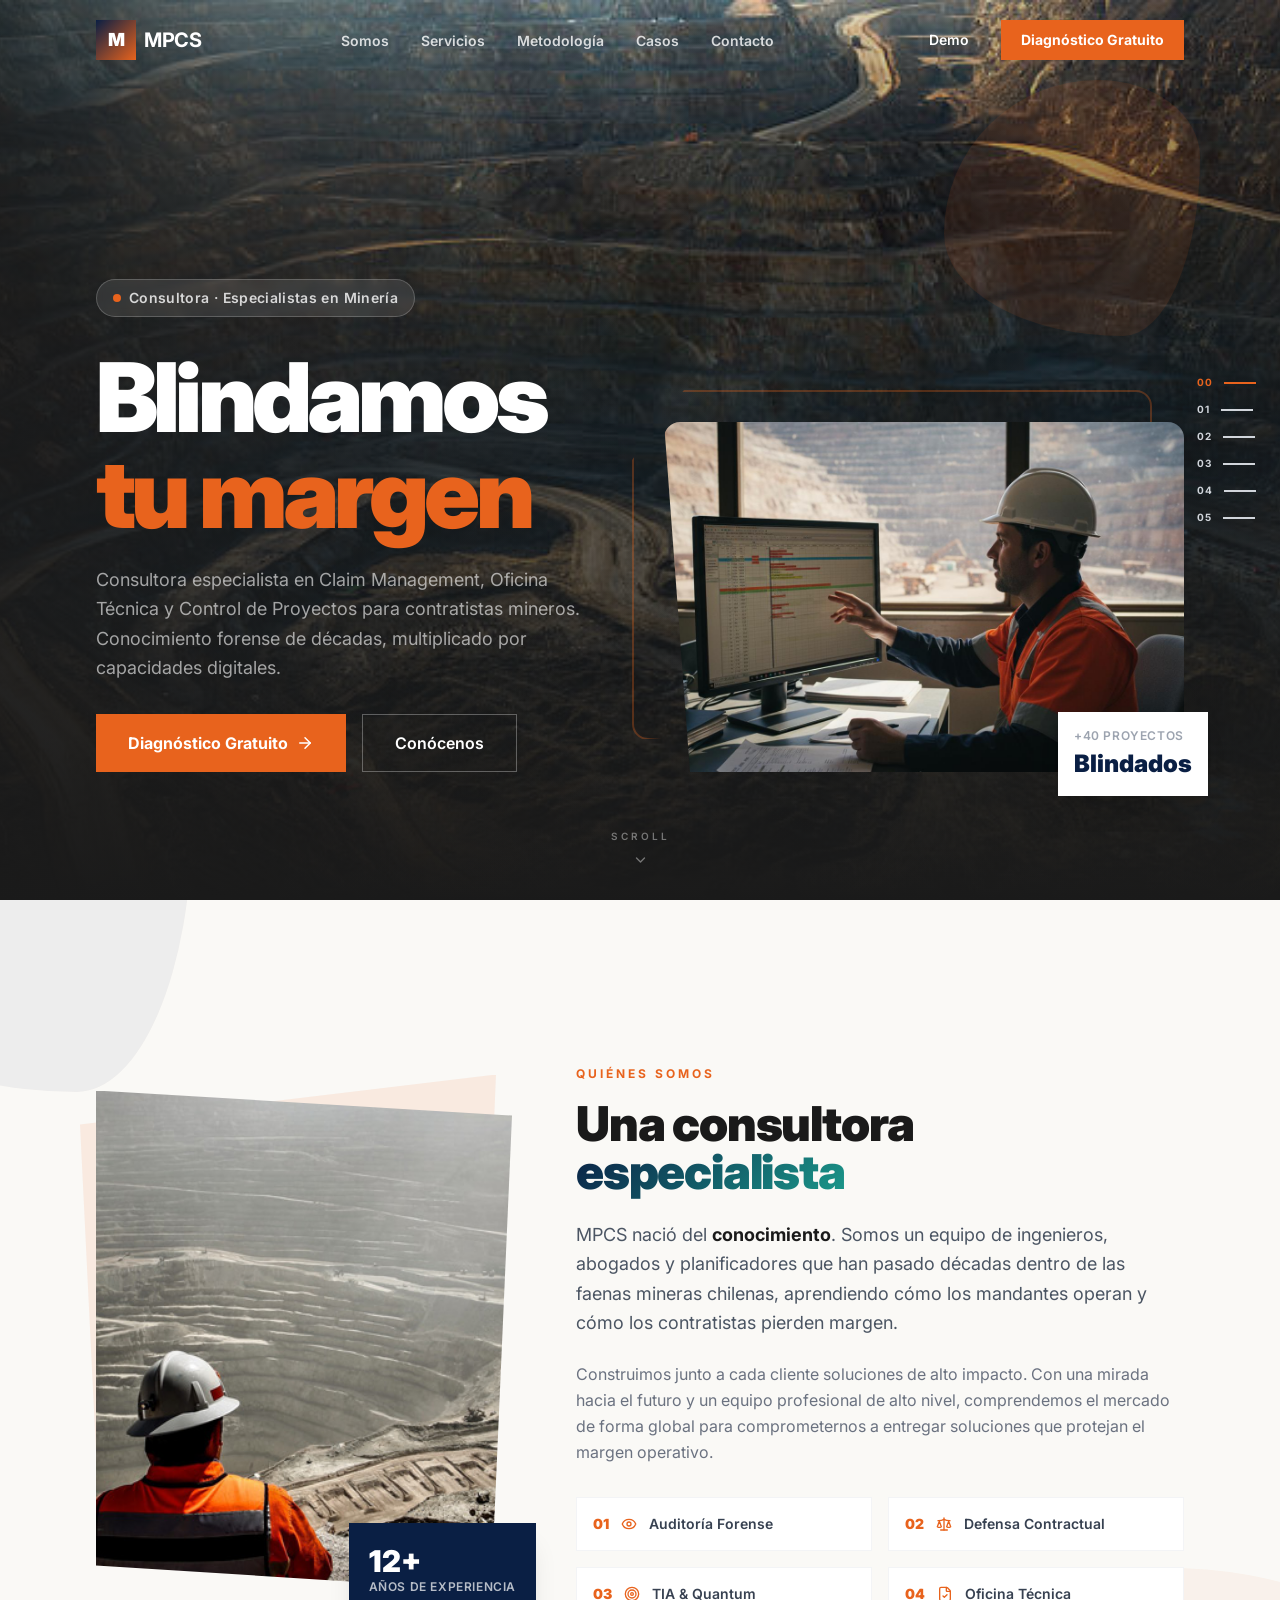
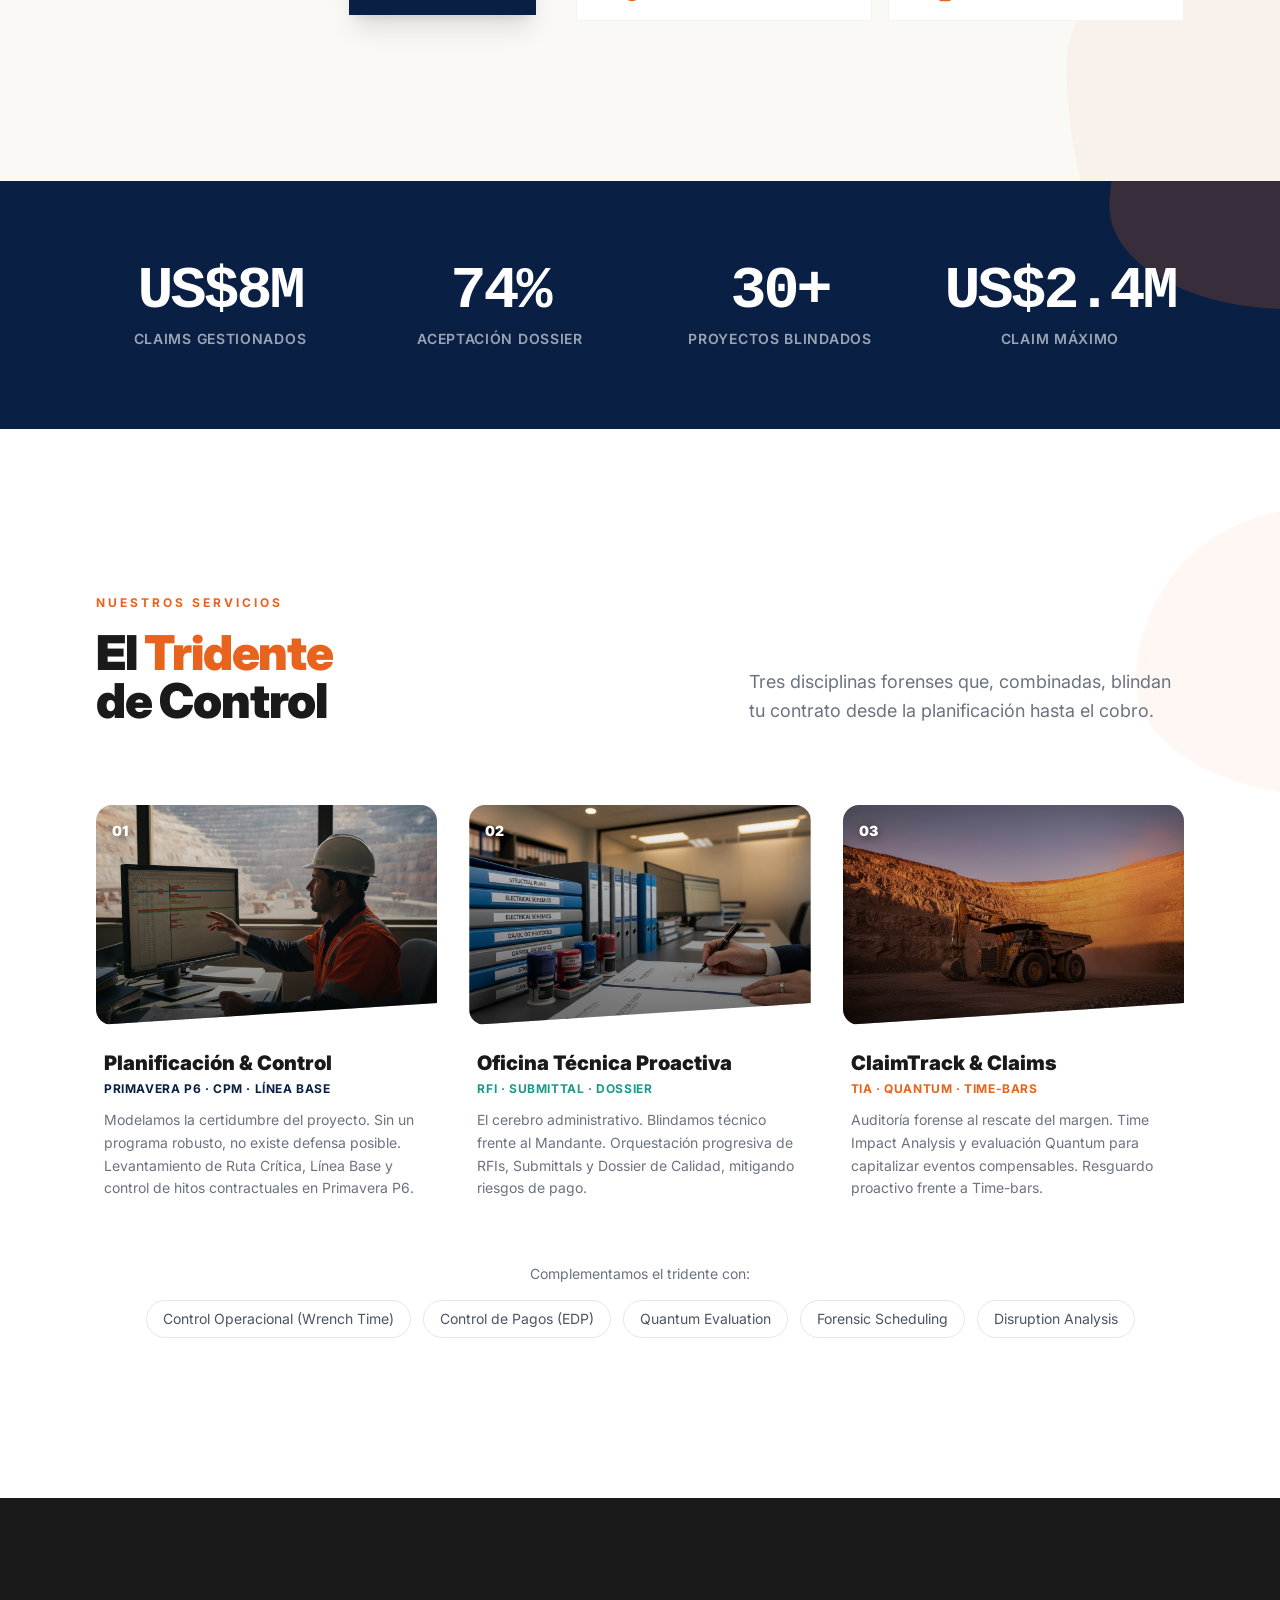
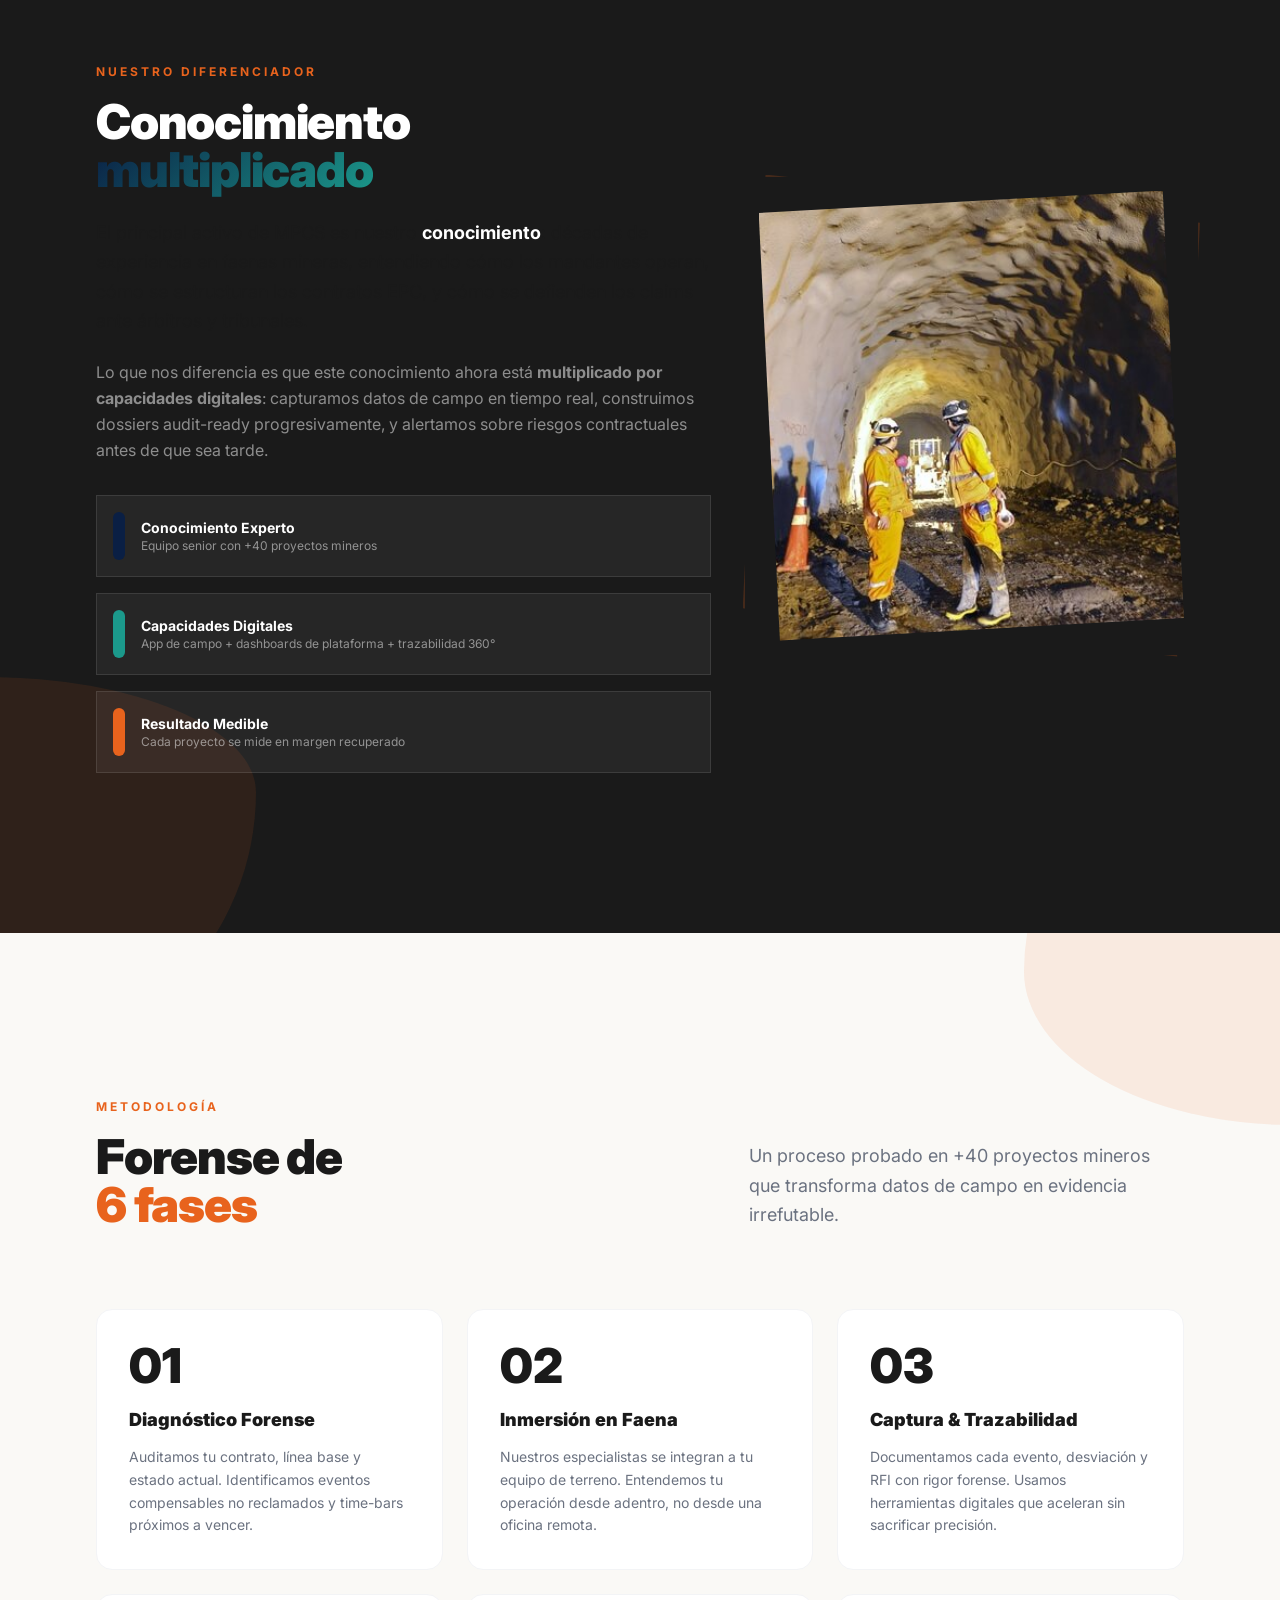
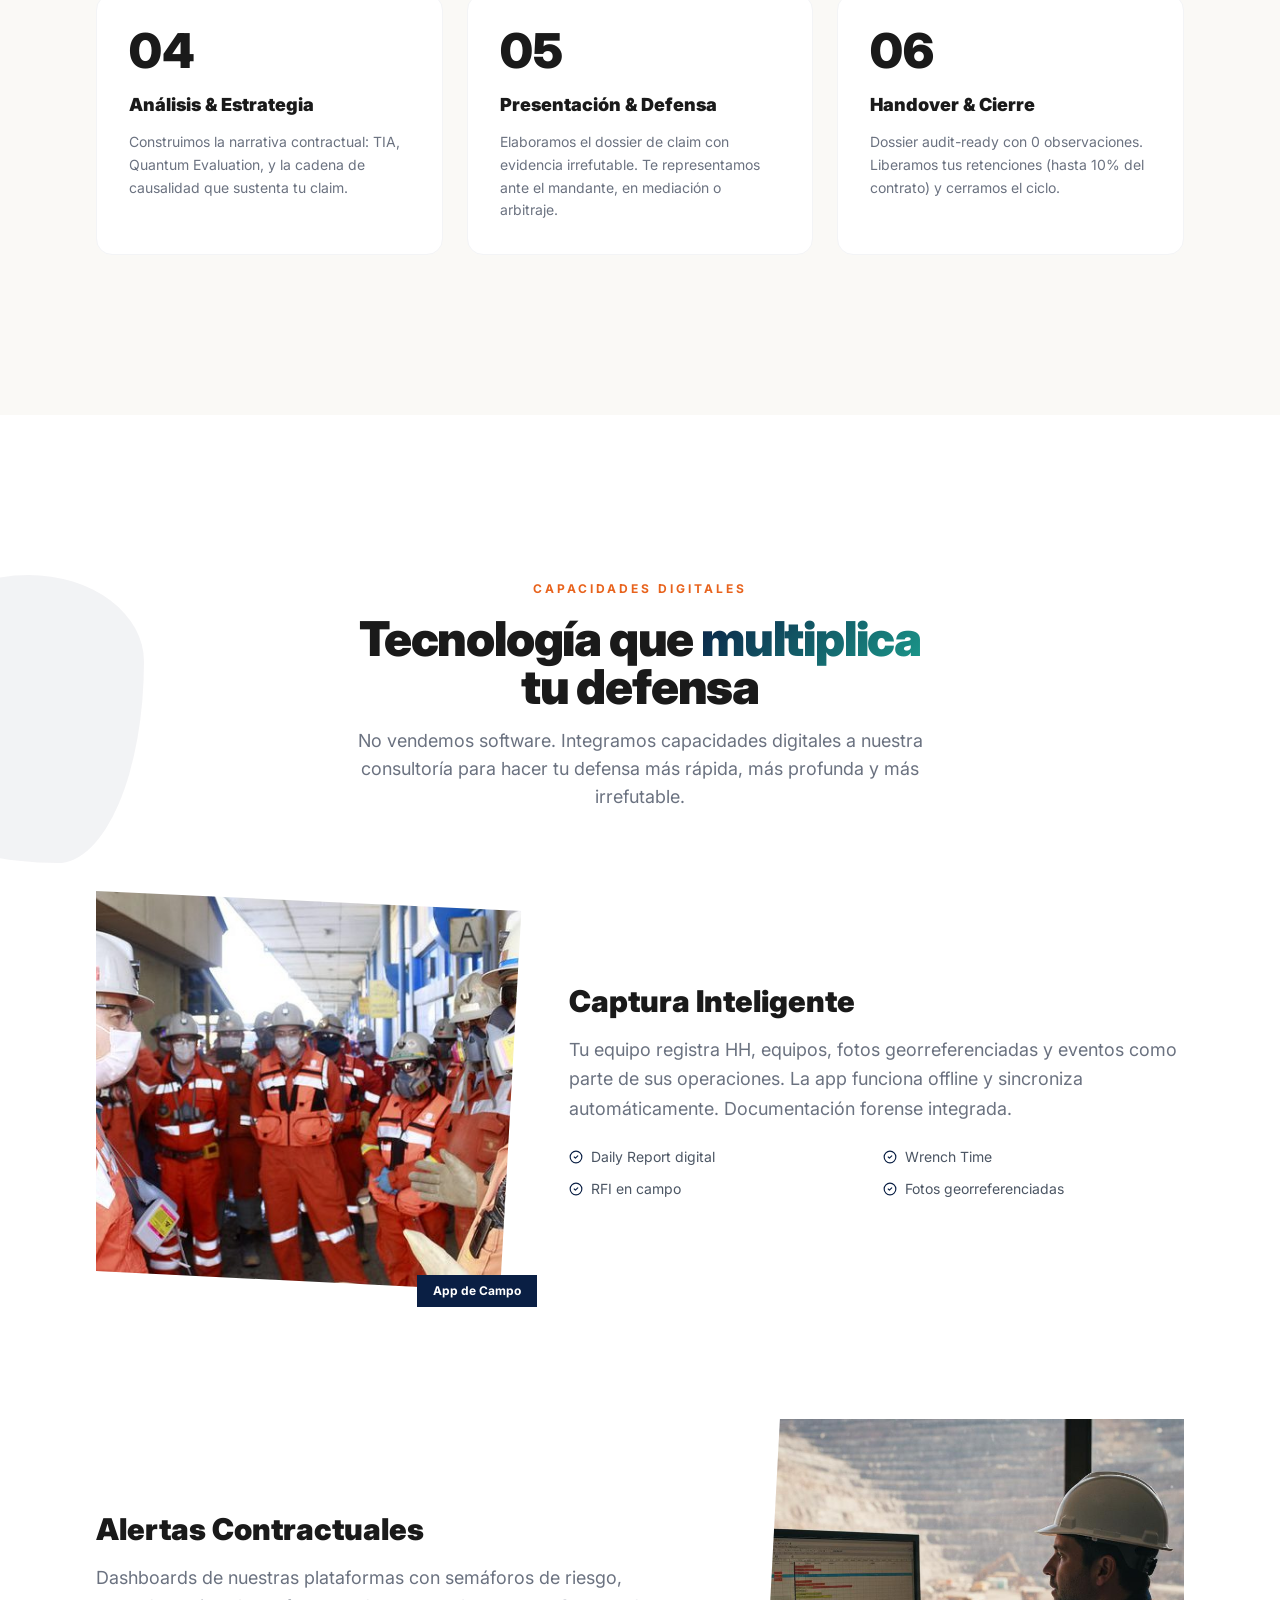
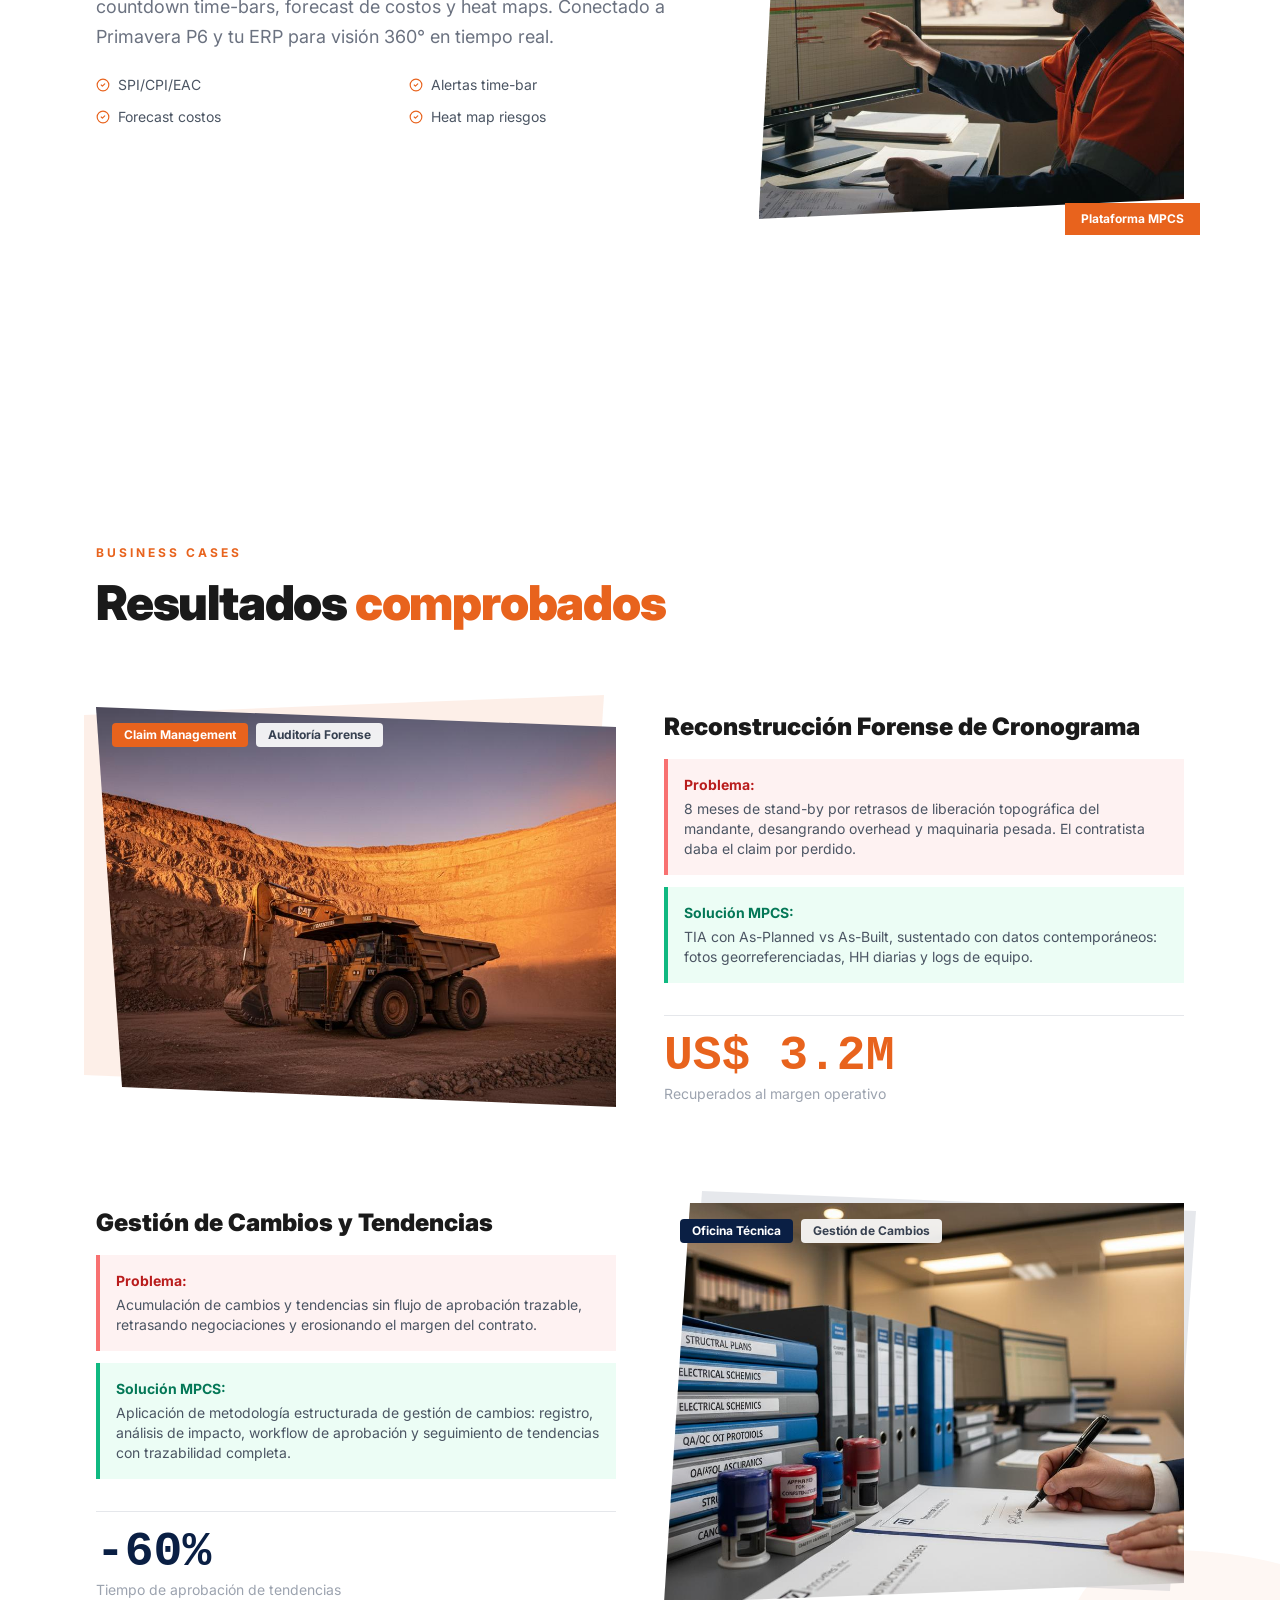
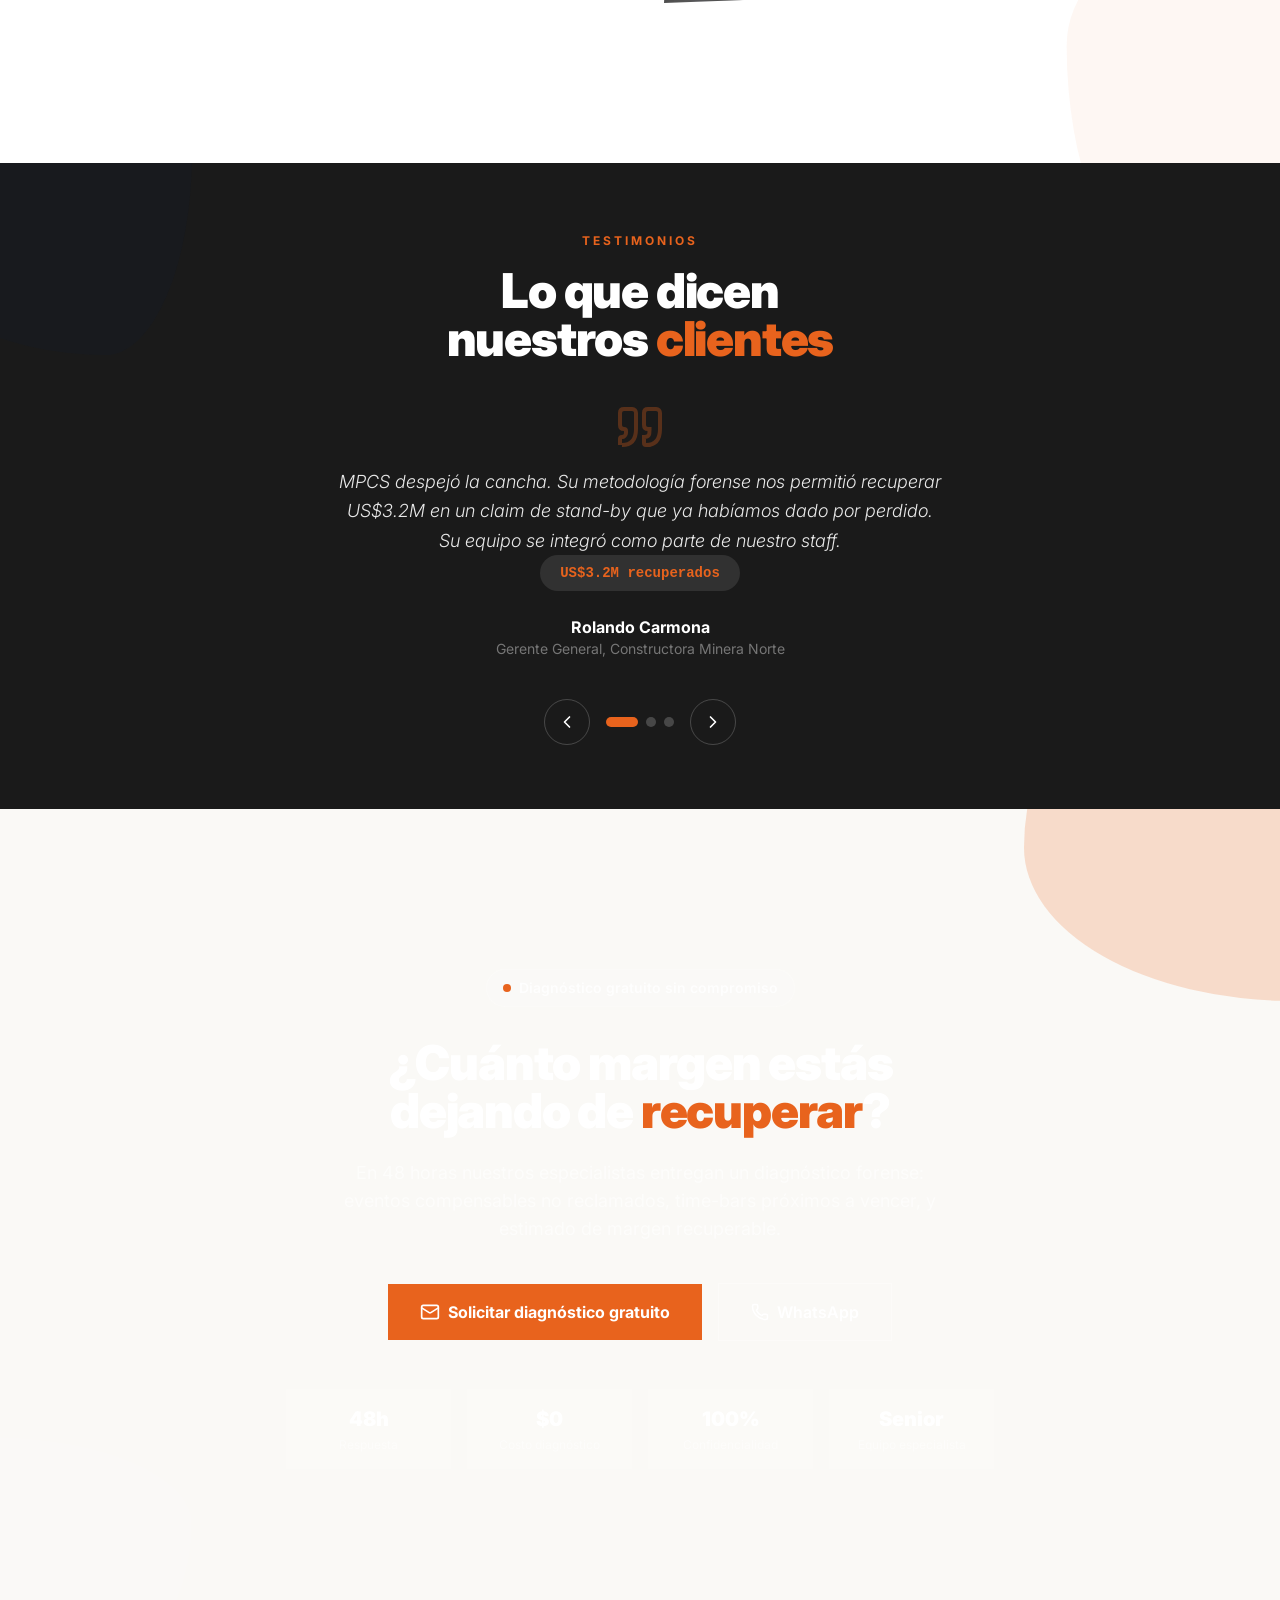
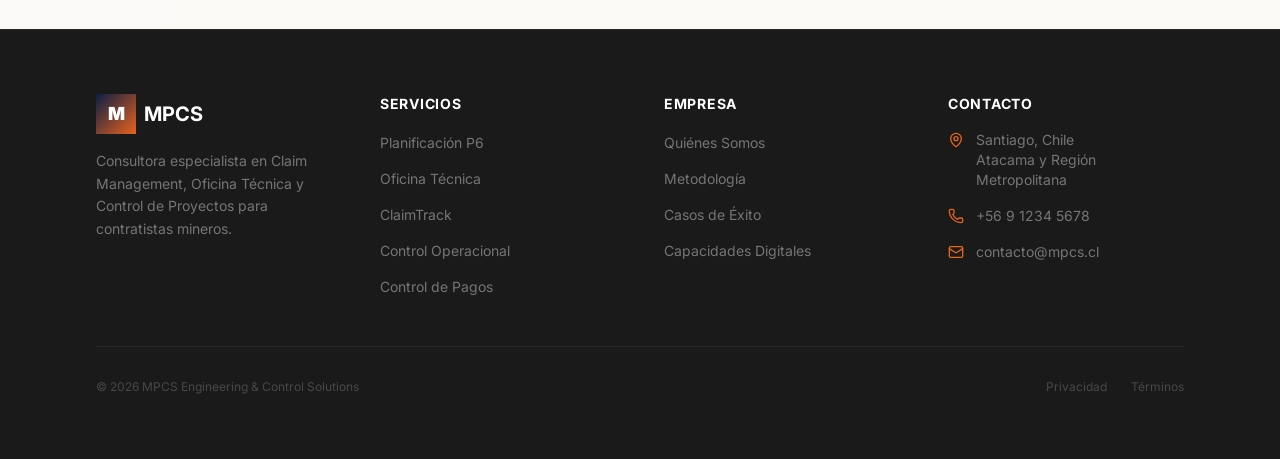
<file: index.html>
<!doctype html>
<html lang="es">
  <head>
    <meta charset="UTF-8" />
    <meta name="viewport" content="width=device-width, initial-scale=1.0" />
    <meta name="description" content="MPCS — Margin Recovery as a Service. La primera plataforma tech-enabled de Claim Management y Control de Proyectos para contratistas mineros en Chile. Recuperamos tu margen operacional con datos." />
    <meta name="keywords" content="claim management, minería, contratos, oficina técnica, planificación P6, control de proyectos, Chile, MPCS, margin recovery, SaaS minería" />
    <meta name="author" content="MPCS Engineering & Control Solutions" />
    <meta property="og:title" content="MPCS | Margin Recovery as a Service" />
    <meta property="og:description" content="La primera plataforma que combina app de campo + dashboards de plataforma + consultoría forense para recuperar el margen operacional de contratistas mineros." />
    <meta property="og:type" content="website" />
    <title>MPCS | Margin Recovery as a Service — Claim Management Tech-Enabled</title>
    <link rel="preconnect" href="https://fonts.googleapis.com">
    <link rel="preconnect" href="https://fonts.gstatic.com" crossorigin>
    <link href="https://fonts.googleapis.com/css2?family=Inter:wght@300;400;500;600;700;800;900&family=JetBrains+Mono:wght@400;500;600&display=swap" rel="stylesheet">
    <script type="module" crossorigin src="./assets/index-C569SJmP.js"></script>
    <link rel="stylesheet" crossorigin href="./assets/index-CCCATLmO.css">
  </head>
  <body>
    <div id="root"></div>
  </body>
</html>
</file>
<file: assets/index-CCCATLmO.css>
*,:before,:after{--tw-border-spacing-x: 0;--tw-border-spacing-y: 0;--tw-translate-x: 0;--tw-translate-y: 0;--tw-rotate: 0;--tw-skew-x: 0;--tw-skew-y: 0;--tw-scale-x: 1;--tw-scale-y: 1;--tw-pan-x: ;--tw-pan-y: ;--tw-pinch-zoom: ;--tw-scroll-snap-strictness: proximity;--tw-gradient-from-position: ;--tw-gradient-via-position: ;--tw-gradient-to-position: ;--tw-ordinal: ;--tw-slashed-zero: ;--tw-numeric-figure: ;--tw-numeric-spacing: ;--tw-numeric-fraction: ;--tw-ring-inset: ;--tw-ring-offset-width: 0px;--tw-ring-offset-color: #fff;--tw-ring-color: rgb(59 130 246 / .5);--tw-ring-offset-shadow: 0 0 #0000;--tw-ring-shadow: 0 0 #0000;--tw-shadow: 0 0 #0000;--tw-shadow-colored: 0 0 #0000;--tw-blur: ;--tw-brightness: ;--tw-contrast: ;--tw-grayscale: ;--tw-hue-rotate: ;--tw-invert: ;--tw-saturate: ;--tw-sepia: ;--tw-drop-shadow: ;--tw-backdrop-blur: ;--tw-backdrop-brightness: ;--tw-backdrop-contrast: ;--tw-backdrop-grayscale: ;--tw-backdrop-hue-rotate: ;--tw-backdrop-invert: ;--tw-backdrop-opacity: ;--tw-backdrop-saturate: ;--tw-backdrop-sepia: ;--tw-contain-size: ;--tw-contain-layout: ;--tw-contain-paint: ;--tw-contain-style: }::backdrop{--tw-border-spacing-x: 0;--tw-border-spacing-y: 0;--tw-translate-x: 0;--tw-translate-y: 0;--tw-rotate: 0;--tw-skew-x: 0;--tw-skew-y: 0;--tw-scale-x: 1;--tw-scale-y: 1;--tw-pan-x: ;--tw-pan-y: ;--tw-pinch-zoom: ;--tw-scroll-snap-strictness: proximity;--tw-gradient-from-position: ;--tw-gradient-via-position: ;--tw-gradient-to-position: ;--tw-ordinal: ;--tw-slashed-zero: ;--tw-numeric-figure: ;--tw-numeric-spacing: ;--tw-numeric-fraction: ;--tw-ring-inset: ;--tw-ring-offset-width: 0px;--tw-ring-offset-color: #fff;--tw-ring-color: rgb(59 130 246 / .5);--tw-ring-offset-shadow: 0 0 #0000;--tw-ring-shadow: 0 0 #0000;--tw-shadow: 0 0 #0000;--tw-shadow-colored: 0 0 #0000;--tw-blur: ;--tw-brightness: ;--tw-contrast: ;--tw-grayscale: ;--tw-hue-rotate: ;--tw-invert: ;--tw-saturate: ;--tw-sepia: ;--tw-drop-shadow: ;--tw-backdrop-blur: ;--tw-backdrop-brightness: ;--tw-backdrop-contrast: ;--tw-backdrop-grayscale: ;--tw-backdrop-hue-rotate: ;--tw-backdrop-invert: ;--tw-backdrop-opacity: ;--tw-backdrop-saturate: ;--tw-backdrop-sepia: ;--tw-contain-size: ;--tw-contain-layout: ;--tw-contain-paint: ;--tw-contain-style: }*,:before,:after{box-sizing:border-box;border-width:0;border-style:solid;border-color:#e5e7eb}:before,:after{--tw-content: ""}html,:host{line-height:1.5;-webkit-text-size-adjust:100%;-moz-tab-size:4;-o-tab-size:4;tab-size:4;font-family:ui-sans-serif,system-ui,sans-serif,"Apple Color Emoji","Segoe UI Emoji",Segoe UI Symbol,"Noto Color Emoji";font-feature-settings:normal;font-variation-settings:normal;-webkit-tap-highlight-color:transparent}body{margin:0;line-height:inherit}hr{height:0;color:inherit;border-top-width:1px}abbr:where([title]){-webkit-text-decoration:underline dotted;text-decoration:underline dotted}h1,h2,h3,h4,h5,h6{font-size:inherit;font-weight:inherit}a{color:inherit;text-decoration:inherit}b,strong{font-weight:bolder}code,kbd,samp,pre{font-family:ui-monospace,SFMono-Regular,Menlo,Monaco,Consolas,Liberation Mono,Courier New,monospace;font-feature-settings:normal;font-variation-settings:normal;font-size:1em}small{font-size:80%}sub,sup{font-size:75%;line-height:0;position:relative;vertical-align:baseline}sub{bottom:-.25em}sup{top:-.5em}table{text-indent:0;border-color:inherit;border-collapse:collapse}button,input,optgroup,select,textarea{font-family:inherit;font-feature-settings:inherit;font-variation-settings:inherit;font-size:100%;font-weight:inherit;line-height:inherit;letter-spacing:inherit;color:inherit;margin:0;padding:0}button,select{text-transform:none}button,input:where([type=button]),input:where([type=reset]),input:where([type=submit]){-webkit-appearance:button;background-color:transparent;background-image:none}:-moz-focusring{outline:auto}:-moz-ui-invalid{box-shadow:none}progress{vertical-align:baseline}::-webkit-inner-spin-button,::-webkit-outer-spin-button{height:auto}[type=search]{-webkit-appearance:textfield;outline-offset:-2px}::-webkit-search-decoration{-webkit-appearance:none}::-webkit-file-upload-button{-webkit-appearance:button;font:inherit}summary{display:list-item}blockquote,dl,dd,h1,h2,h3,h4,h5,h6,hr,figure,p,pre{margin:0}fieldset{margin:0;padding:0}legend{padding:0}ol,ul,menu{list-style:none;margin:0;padding:0}dialog{padding:0}textarea{resize:vertical}input::-moz-placeholder,textarea::-moz-placeholder{opacity:1;color:#9ca3af}input::placeholder,textarea::placeholder{opacity:1;color:#9ca3af}button,[role=button]{cursor:pointer}:disabled{cursor:default}img,svg,video,canvas,audio,iframe,embed,object{display:block;vertical-align:middle}img,video{max-width:100%;height:auto}[hidden]:where(:not([hidden=until-found])){display:none}:root{--mpcs-blue: #0A1F44;--mpcs-orange: #E8631D;--mpcs-teal: #1B998B;--mpcs-dark: #1a1a1a;--mpcs-gray: #F5F5F0;--mpcs-warm: #FAF9F6}html{scroll-behavior:smooth}body{font-family:Inter,system-ui,-apple-system,sans-serif;-webkit-font-smoothing:antialiased;-moz-osx-font-smoothing:grayscale;overflow-x:hidden;background:var(--mpcs-warm);color:var(--mpcs-dark)}::-moz-selection{background-color:var(--mpcs-orange);color:#fff}::selection{background-color:var(--mpcs-orange);color:#fff}.text-gradient-mpcs{background:linear-gradient(135deg,var(--mpcs-blue) 0%,var(--mpcs-teal) 100%);-webkit-background-clip:text;-webkit-text-fill-color:transparent;background-clip:text}.section-padding{padding-left:1.5rem;padding-right:1.5rem}@media(min-width:640px){.section-padding{padding-left:2.5rem;padding-right:2.5rem}}@media(min-width:1024px){.section-padding{padding-left:4rem;padding-right:4rem}}@media(min-width:1280px){.section-padding{padding-left:6rem;padding-right:6rem}}.heading-vantaz{font-size:3rem;font-weight:900;line-height:.9;letter-spacing:-.05em}@media(min-width:640px){.heading-vantaz{font-size:3.75rem;line-height:1}}@media(min-width:768px){.heading-vantaz{font-size:4.5rem;line-height:1}}@media(min-width:1024px){.heading-vantaz{font-size:6rem;line-height:1}}.heading-section{font-size:1.875rem;line-height:2.25rem;font-weight:900;line-height:1;letter-spacing:-.025em}@media(min-width:640px){.heading-section{font-size:2.25rem;line-height:2.5rem}}@media(min-width:768px){.heading-section{font-size:3rem;line-height:1}}.label-vantaz{font-size:.75rem;line-height:1rem;font-weight:700;text-transform:uppercase;letter-spacing:.25em}.shape-blob{border-radius:60% 40% 30% 70%/60% 30% 70% 40%}.shape-blob-2{border-radius:30% 70% 70% 30%/30% 30% 70% 70%}.sr-only{position:absolute;width:1px;height:1px;padding:0;margin:-1px;overflow:hidden;clip:rect(0,0,0,0);white-space:nowrap;border-width:0}.pointer-events-none{pointer-events:none}.visible{visibility:visible}.invisible{visibility:hidden}.fixed{position:fixed}.absolute{position:absolute}.relative{position:relative}.-inset-3{inset:-.75rem}.-inset-4{inset:-1rem}.inset-0{inset:0}.inset-x-0{left:0;right:0}.inset-y-0{top:0;bottom:0}.-bottom-12{bottom:-3rem}.-bottom-4{bottom:-1rem}.-bottom-6{bottom:-1.5rem}.-left-12{left:-3rem}.-left-3{left:-.75rem}.-left-4{left:-1rem}.-left-8{left:-2rem}.-right-12{right:-3rem}.-right-3{right:-.75rem}.-right-4{right:-1rem}.-right-6{right:-1.5rem}.-top-12{top:-3rem}.-top-3{top:-.75rem}.-top-4{top:-1rem}.-top-8{top:-2rem}.bottom-0{bottom:0}.bottom-40{bottom:10rem}.bottom-8{bottom:2rem}.left-0{left:0}.left-1\/2{left:50%}.left-2{left:.5rem}.left-4{left:1rem}.left-\[50\%\]{left:50%}.right-0{right:0}.right-1{right:.25rem}.right-2{right:.5rem}.right-20{right:5rem}.right-3{right:.75rem}.right-4{right:1rem}.right-40{right:10rem}.right-6{right:1.5rem}.right-8{right:2rem}.top-0{top:0}.top-1\.5{top:.375rem}.top-1\/2{top:50%}.top-20{top:5rem}.top-3\.5{top:.875rem}.top-4{top:1rem}.top-40{top:10rem}.top-\[1px\]{top:1px}.top-\[50\%\]{top:50%}.top-\[60\%\]{top:60%}.top-full{top:100%}.isolate{isolation:isolate}.z-0{z-index:0}.z-10{z-index:10}.z-20{z-index:20}.z-40{z-index:40}.z-50{z-index:50}.z-\[1\]{z-index:1}.order-1{order:1}.order-2{order:2}.order-first{order:-9999}.order-last{order:9999}.col-start-2{grid-column-start:2}.row-span-2{grid-row:span 2 / span 2}.row-start-1{grid-row-start:1}.\!m-0{margin:0!important}.-mx-1{margin-left:-.25rem;margin-right:-.25rem}.-my-2{margin-top:-.5rem;margin-bottom:-.5rem}.mx-2{margin-left:.5rem;margin-right:.5rem}.mx-3\.5{margin-left:.875rem;margin-right:.875rem}.mx-auto{margin-left:auto;margin-right:auto}.my-0{margin-top:0;margin-bottom:0}.my-0\.5{margin-top:.125rem;margin-bottom:.125rem}.my-1{margin-top:.25rem;margin-bottom:.25rem}.-ml-4{margin-left:-1rem}.-mt-4{margin-top:-1rem}.mb-1{margin-bottom:.25rem}.mb-10{margin-bottom:2.5rem}.mb-12{margin-bottom:3rem}.mb-16{margin-bottom:4rem}.mb-2{margin-bottom:.5rem}.mb-20{margin-bottom:5rem}.mb-3{margin-bottom:.75rem}.mb-4{margin-bottom:1rem}.mb-6{margin-bottom:1.5rem}.mb-8{margin-bottom:2rem}.ml-1{margin-left:.25rem}.ml-4{margin-left:1rem}.ml-auto{margin-left:auto}.mt-0\.5{margin-top:.125rem}.mt-1{margin-top:.25rem}.mt-1\.5{margin-top:.375rem}.mt-10{margin-top:2.5rem}.mt-16{margin-top:4rem}.mt-2{margin-top:.5rem}.mt-4{margin-top:1rem}.mt-auto{margin-top:auto}.line-clamp-1{overflow:hidden;display:-webkit-box;-webkit-box-orient:vertical;-webkit-line-clamp:1}.line-clamp-2{overflow:hidden;display:-webkit-box;-webkit-box-orient:vertical;-webkit-line-clamp:2}.block{display:block}.flex{display:flex}.inline-flex{display:inline-flex}.table{display:table}.table-caption{display:table-caption}.table-cell{display:table-cell}.table-row{display:table-row}.grid{display:grid}.hidden{display:none}.aspect-square{aspect-ratio:1 / 1}.aspect-video{aspect-ratio:16 / 9}.size-10{width:2.5rem;height:2.5rem}.size-2{width:.5rem;height:.5rem}.size-2\.5{width:.625rem;height:.625rem}.size-3{width:.75rem;height:.75rem}.size-3\.5{width:.875rem;height:.875rem}.size-4{width:1rem;height:1rem}.size-6{width:1.5rem;height:1.5rem}.size-7{width:1.75rem;height:1.75rem}.size-8{width:2rem;height:2rem}.size-9{width:2.25rem;height:2.25rem}.size-auto{width:auto;height:auto}.size-full{width:100%;height:100%}.h-1{height:.25rem}.h-1\.5{height:.375rem}.h-10{height:2.5rem}.h-12{height:3rem}.h-2{height:.5rem}.h-2\.5{height:.625rem}.h-4{height:1rem}.h-48{height:12rem}.h-5{height:1.25rem}.h-6{height:1.5rem}.h-64{height:16rem}.h-7{height:1.75rem}.h-72{height:18rem}.h-8{height:2rem}.h-80{height:20rem}.h-9{height:2.25rem}.h-96{height:24rem}.h-\[1\.15rem\]{height:1.15rem}.h-\[220px\]{height:220px}.h-\[2px\]{height:2px}.h-\[350px\]{height:350px}.h-\[400px\]{height:400px}.h-\[450px\]{height:450px}.h-\[500px\]{height:500px}.h-\[calc\(100\%-1px\)\]{height:calc(100% - 1px)}.h-\[var\(--radix-navigation-menu-viewport-height\)\]{height:var(--radix-navigation-menu-viewport-height)}.h-\[var\(--radix-select-trigger-height\)\]{height:var(--radix-select-trigger-height)}.h-auto{height:auto}.h-full{height:100%}.h-px{height:1px}.h-svh{height:100svh}.max-h-\[300px\]{max-height:300px}.min-h-0{min-height:0px}.min-h-16{min-height:4rem}.min-h-4{min-height:1rem}.min-h-screen{min-height:100vh}.min-h-svh{min-height:100svh}.w-0{width:0px}.w-1{width:.25rem}.w-1\/3{width:33.333333%}.w-10{width:2.5rem}.w-12{width:3rem}.w-2{width:.5rem}.w-2\.5{width:.625rem}.w-3{width:.75rem}.w-3\/4{width:75%}.w-4{width:1rem}.w-48{width:12rem}.w-5{width:1.25rem}.w-64{width:16rem}.w-72{width:18rem}.w-8{width:2rem}.w-80{width:20rem}.w-9{width:2.25rem}.w-96{width:24rem}.w-\[100px\]{width:100px}.w-auto{width:auto}.w-fit{width:-moz-fit-content;width:fit-content}.w-full{width:100%}.w-max{width:-moz-max-content;width:max-content}.w-px{width:1px}.min-w-0{min-width:0px}.min-w-10{min-width:2.5rem}.min-w-5{min-width:1.25rem}.min-w-8{min-width:2rem}.min-w-9{min-width:2.25rem}.min-w-\[12rem\]{min-width:12rem}.min-w-\[8rem\]{min-width:8rem}.min-w-\[var\(--radix-select-trigger-width\)\]{min-width:var(--radix-select-trigger-width)}.max-w-\[1000px\]{max-width:1000px}.max-w-\[1400px\]{max-width:1400px}.max-w-\[200px\]{max-width:200px}.max-w-\[500px\]{max-width:500px}.max-w-\[600px\]{max-width:600px}.max-w-\[800px\]{max-width:800px}.max-w-\[900px\]{max-width:900px}.max-w-\[calc\(100\%-2rem\)\]{max-width:calc(100% - 2rem)}.max-w-max{max-width:-moz-max-content;max-width:max-content}.max-w-sm{max-width:24rem}.flex-1{flex:1 1 0%}.shrink-0{flex-shrink:0}.grow{flex-grow:1}.grow-0{flex-grow:0}.basis-full{flex-basis:100%}.caption-bottom{caption-side:bottom}.border-collapse{border-collapse:collapse}.-translate-x-1\/2{--tw-translate-x: -50%;transform:translate(var(--tw-translate-x),var(--tw-translate-y)) rotate(var(--tw-rotate)) skew(var(--tw-skew-x)) skewY(var(--tw-skew-y)) scaleX(var(--tw-scale-x)) scaleY(var(--tw-scale-y))}.-translate-x-1\/3{--tw-translate-x: -33.333333%;transform:translate(var(--tw-translate-x),var(--tw-translate-y)) rotate(var(--tw-rotate)) skew(var(--tw-skew-x)) skewY(var(--tw-skew-y)) scaleX(var(--tw-scale-x)) scaleY(var(--tw-scale-y))}.-translate-x-px{--tw-translate-x: -1px;transform:translate(var(--tw-translate-x),var(--tw-translate-y)) rotate(var(--tw-rotate)) skew(var(--tw-skew-x)) skewY(var(--tw-skew-y)) scaleX(var(--tw-scale-x)) scaleY(var(--tw-scale-y))}.-translate-y-1\/2{--tw-translate-y: -50%;transform:translate(var(--tw-translate-x),var(--tw-translate-y)) rotate(var(--tw-rotate)) skew(var(--tw-skew-x)) skewY(var(--tw-skew-y)) scaleX(var(--tw-scale-x)) scaleY(var(--tw-scale-y))}.-translate-y-1\/3{--tw-translate-y: -33.333333%;transform:translate(var(--tw-translate-x),var(--tw-translate-y)) rotate(var(--tw-rotate)) skew(var(--tw-skew-x)) skewY(var(--tw-skew-y)) scaleX(var(--tw-scale-x)) scaleY(var(--tw-scale-y))}.translate-x-1\/2{--tw-translate-x: 50%;transform:translate(var(--tw-translate-x),var(--tw-translate-y)) rotate(var(--tw-rotate)) skew(var(--tw-skew-x)) skewY(var(--tw-skew-y)) scaleX(var(--tw-scale-x)) scaleY(var(--tw-scale-y))}.translate-x-1\/3{--tw-translate-x: 33.333333%;transform:translate(var(--tw-translate-x),var(--tw-translate-y)) rotate(var(--tw-rotate)) skew(var(--tw-skew-x)) skewY(var(--tw-skew-y)) scaleX(var(--tw-scale-x)) scaleY(var(--tw-scale-y))}.translate-x-\[-50\%\]{--tw-translate-x: -50%;transform:translate(var(--tw-translate-x),var(--tw-translate-y)) rotate(var(--tw-rotate)) skew(var(--tw-skew-x)) skewY(var(--tw-skew-y)) scaleX(var(--tw-scale-x)) scaleY(var(--tw-scale-y))}.translate-x-px{--tw-translate-x: 1px;transform:translate(var(--tw-translate-x),var(--tw-translate-y)) rotate(var(--tw-rotate)) skew(var(--tw-skew-x)) skewY(var(--tw-skew-y)) scaleX(var(--tw-scale-x)) scaleY(var(--tw-scale-y))}.translate-y-0\.5{--tw-translate-y: .125rem;transform:translate(var(--tw-translate-x),var(--tw-translate-y)) rotate(var(--tw-rotate)) skew(var(--tw-skew-x)) skewY(var(--tw-skew-y)) scaleX(var(--tw-scale-x)) scaleY(var(--tw-scale-y))}.translate-y-1\/3{--tw-translate-y: 33.333333%;transform:translate(var(--tw-translate-x),var(--tw-translate-y)) rotate(var(--tw-rotate)) skew(var(--tw-skew-x)) skewY(var(--tw-skew-y)) scaleX(var(--tw-scale-x)) scaleY(var(--tw-scale-y))}.translate-y-\[-50\%\]{--tw-translate-y: -50%;transform:translate(var(--tw-translate-x),var(--tw-translate-y)) rotate(var(--tw-rotate)) skew(var(--tw-skew-x)) skewY(var(--tw-skew-y)) scaleX(var(--tw-scale-x)) scaleY(var(--tw-scale-y))}.translate-y-\[calc\(-50\%_-_2px\)\]{--tw-translate-y: calc(-50% - 2px) ;transform:translate(var(--tw-translate-x),var(--tw-translate-y)) rotate(var(--tw-rotate)) skew(var(--tw-skew-x)) skewY(var(--tw-skew-y)) scaleX(var(--tw-scale-x)) scaleY(var(--tw-scale-y))}.rotate-45{--tw-rotate: 45deg;transform:translate(var(--tw-translate-x),var(--tw-translate-y)) rotate(var(--tw-rotate)) skew(var(--tw-skew-x)) skewY(var(--tw-skew-y)) scaleX(var(--tw-scale-x)) scaleY(var(--tw-scale-y))}.rotate-90{--tw-rotate: 90deg;transform:translate(var(--tw-translate-x),var(--tw-translate-y)) rotate(var(--tw-rotate)) skew(var(--tw-skew-x)) skewY(var(--tw-skew-y)) scaleX(var(--tw-scale-x)) scaleY(var(--tw-scale-y))}.transform{transform:translate(var(--tw-translate-x),var(--tw-translate-y)) rotate(var(--tw-rotate)) skew(var(--tw-skew-x)) skewY(var(--tw-skew-y)) scaleX(var(--tw-scale-x)) scaleY(var(--tw-scale-y))}@keyframes bounce{0%,to{transform:translateY(-25%);animation-timing-function:cubic-bezier(.8,0,1,1)}50%{transform:none;animation-timing-function:cubic-bezier(0,0,.2,1)}}.animate-bounce{animation:bounce 1s infinite}@keyframes caret-blink{0%,70%,to{opacity:1}20%,50%{opacity:0}}.animate-caret-blink{animation:caret-blink 1.25s ease-out infinite}@keyframes pulse{50%{opacity:.5}}.animate-pulse{animation:pulse 2s cubic-bezier(.4,0,.6,1) infinite}@keyframes spin{to{transform:rotate(360deg)}}.animate-spin{animation:spin 1s linear infinite}.cursor-default{cursor:default}.cursor-text{cursor:text}.touch-none{touch-action:none}.select-none{-webkit-user-select:none;-moz-user-select:none;user-select:none}.resize-none{resize:none}.scroll-my-1{scroll-margin-top:.25rem;scroll-margin-bottom:.25rem}.scroll-py-1{scroll-padding-top:.25rem;scroll-padding-bottom:.25rem}.list-disc{list-style-type:disc}.list-none{list-style-type:none}.auto-rows-min{grid-auto-rows:min-content}.grid-cols-2{grid-template-columns:repeat(2,minmax(0,1fr))}.grid-cols-\[0_1fr\]{grid-template-columns:0 1fr}.grid-rows-\[auto_auto\]{grid-template-rows:auto auto}.flex-row{flex-direction:row}.flex-col{flex-direction:column}.flex-col-reverse{flex-direction:column-reverse}.flex-wrap{flex-wrap:wrap}.place-content-center{place-content:center}.items-start{align-items:flex-start}.items-end{align-items:flex-end}.items-center{align-items:center}.items-stretch{align-items:stretch}.justify-start{justify-content:flex-start}.justify-center{justify-content:center}.justify-between{justify-content:space-between}.justify-items-start{justify-items:start}.gap-0\.5{gap:.125rem}.gap-1{gap:.25rem}.gap-1\.5{gap:.375rem}.gap-12{gap:3rem}.gap-2{gap:.5rem}.gap-2\.5{gap:.625rem}.gap-3{gap:.75rem}.gap-4{gap:1rem}.gap-6{gap:1.5rem}.gap-7{gap:1.75rem}.gap-8{gap:2rem}.gap-\[--spacing\(var\(--gap\)\)\]{gap:var(--spacing(var(--gap)))}.gap-y-0\.5{row-gap:.125rem}.space-y-24>:not([hidden])~:not([hidden]){--tw-space-y-reverse: 0;margin-top:calc(6rem * calc(1 - var(--tw-space-y-reverse)));margin-bottom:calc(6rem * var(--tw-space-y-reverse))}.space-y-3>:not([hidden])~:not([hidden]){--tw-space-y-reverse: 0;margin-top:calc(.75rem * calc(1 - var(--tw-space-y-reverse)));margin-bottom:calc(.75rem * var(--tw-space-y-reverse))}.space-y-32>:not([hidden])~:not([hidden]){--tw-space-y-reverse: 0;margin-top:calc(8rem * calc(1 - var(--tw-space-y-reverse)));margin-bottom:calc(8rem * var(--tw-space-y-reverse))}.space-y-4>:not([hidden])~:not([hidden]){--tw-space-y-reverse: 0;margin-top:calc(1rem * calc(1 - var(--tw-space-y-reverse)));margin-bottom:calc(1rem * var(--tw-space-y-reverse))}.self-start{align-self:flex-start}.self-stretch{align-self:stretch}.justify-self-end{justify-self:end}.overflow-auto{overflow:auto}.overflow-hidden{overflow:hidden}.overflow-x-auto{overflow-x:auto}.overflow-y-auto{overflow-y:auto}.overflow-x-hidden{overflow-x:hidden}.whitespace-nowrap{white-space:nowrap}.text-balance{text-wrap:balance}.break-words{overflow-wrap:break-word}.rounded{border-radius:.25rem}.rounded-2xl{border-radius:1rem}.rounded-\[2px\]{border-radius:2px}.rounded-\[4px\]{border-radius:4px}.rounded-\[calc\(var\(--radius\)-5px\)\]{border-radius:calc(var(--radius) - 5px)}.rounded-\[inherit\]{border-radius:inherit}.rounded-full{border-radius:9999px}.rounded-lg{border-radius:var(--radius)}.rounded-md{border-radius:calc(var(--radius) - 2px)}.rounded-none{border-radius:0}.rounded-sm{border-radius:calc(var(--radius) - 4px)}.rounded-xl{border-radius:calc(var(--radius) + 4px)}.rounded-xs{border-radius:calc(var(--radius) - 6px)}.rounded-l-md{border-top-left-radius:calc(var(--radius) - 2px);border-bottom-left-radius:calc(var(--radius) - 2px)}.rounded-r-md{border-top-right-radius:calc(var(--radius) - 2px);border-bottom-right-radius:calc(var(--radius) - 2px)}.rounded-t-2xl{border-top-left-radius:1rem;border-top-right-radius:1rem}.rounded-tl-sm{border-top-left-radius:calc(var(--radius) - 4px)}.border{border-width:1px}.border-0{border-width:0px}.border-2{border-width:2px}.border-\[1\.5px\]{border-width:1.5px}.border-y{border-top-width:1px;border-bottom-width:1px}.border-b{border-bottom-width:1px}.border-l{border-left-width:1px}.border-l-4{border-left-width:4px}.border-r{border-right-width:1px}.border-t{border-top-width:1px}.border-dashed{border-style:dashed}.border-\[\#E8631D\]\/20{border-color:#e8631d33}.border-\[\#E8631D\]\/30{border-color:#e8631d4d}.border-border{border-color:hsl(var(--border))}.border-border\/50{border-color:hsl(var(--border) / .5)}.border-emerald-500{--tw-border-opacity: 1;border-color:rgb(16 185 129 / var(--tw-border-opacity, 1))}.border-gray-100{--tw-border-opacity: 1;border-color:rgb(243 244 246 / var(--tw-border-opacity, 1))}.border-gray-200{--tw-border-opacity: 1;border-color:rgb(229 231 235 / var(--tw-border-opacity, 1))}.border-input{border-color:hsl(var(--input))}.border-primary{border-color:hsl(var(--primary))}.border-red-400{--tw-border-opacity: 1;border-color:rgb(248 113 113 / var(--tw-border-opacity, 1))}.border-sidebar-border{border-color:hsl(var(--sidebar-border))}.border-transparent{border-color:transparent}.border-white\/10{border-color:#ffffff1a}.border-white\/20{border-color:#fff3}.border-white\/30{border-color:#ffffff4d}.border-white\/5{border-color:#ffffff0d}.border-l-transparent{border-left-color:transparent}.border-t-transparent{border-top-color:transparent}.bg-\[\#0A1F44\]{--tw-bg-opacity: 1;background-color:rgb(10 31 68 / var(--tw-bg-opacity, 1))}.bg-\[\#0A1F44\]\/10{background-color:#0a1f441a}.bg-\[\#0A1F44\]\/5{background-color:#0a1f440d}.bg-\[\#1a1a1a\]{--tw-bg-opacity: 1;background-color:rgb(26 26 26 / var(--tw-bg-opacity, 1))}.bg-\[\#E8631D\]{--tw-bg-opacity: 1;background-color:rgb(232 99 29 / var(--tw-bg-opacity, 1))}.bg-\[\#E8631D\]\/10{background-color:#e8631d1a}.bg-\[\#E8631D\]\/20{background-color:#e8631d33}.bg-\[\#E8631D\]\/5{background-color:#e8631d0d}.bg-\[\#FAF9F6\]{--tw-bg-opacity: 1;background-color:rgb(250 249 246 / var(--tw-bg-opacity, 1))}.bg-accent{background-color:hsl(var(--accent))}.bg-background{background-color:hsl(var(--background))}.bg-black\/50{background-color:#00000080}.bg-border{background-color:hsl(var(--border))}.bg-card{background-color:hsl(var(--card))}.bg-destructive{--tw-bg-opacity: 1;background-color:hsl(var(--destructive) / var(--tw-bg-opacity, 1))}.bg-emerald-50{--tw-bg-opacity: 1;background-color:rgb(236 253 245 / var(--tw-bg-opacity, 1))}.bg-foreground{background-color:hsl(var(--foreground))}.bg-gray-300{--tw-bg-opacity: 1;background-color:rgb(209 213 219 / var(--tw-bg-opacity, 1))}.bg-input{background-color:hsl(var(--input))}.bg-muted{background-color:hsl(var(--muted))}.bg-muted\/50{background-color:hsl(var(--muted) / .5)}.bg-popover{background-color:hsl(var(--popover))}.bg-primary{background-color:hsl(var(--primary))}.bg-primary\/20{background-color:hsl(var(--primary) / .2)}.bg-red-50{--tw-bg-opacity: 1;background-color:rgb(254 242 242 / var(--tw-bg-opacity, 1))}.bg-secondary{background-color:hsl(var(--secondary))}.bg-sidebar{background-color:hsl(var(--sidebar-background))}.bg-sidebar-border{background-color:hsl(var(--sidebar-border))}.bg-transparent{background-color:transparent}.bg-white{--tw-bg-opacity: 1;background-color:rgb(255 255 255 / var(--tw-bg-opacity, 1))}.bg-white\/10{background-color:#ffffff1a}.bg-white\/20{background-color:#fff3}.bg-white\/5{background-color:#ffffff0d}.bg-white\/90{background-color:#ffffffe6}.bg-white\/95{background-color:#fffffff2}.bg-gradient-to-r{background-image:linear-gradient(to right,var(--tw-gradient-stops))}.bg-gradient-to-t{background-image:linear-gradient(to top,var(--tw-gradient-stops))}.from-\[\#1a1a1a\]{--tw-gradient-from: #1a1a1a var(--tw-gradient-from-position);--tw-gradient-to: rgb(26 26 26 / 0) var(--tw-gradient-to-position);--tw-gradient-stops: var(--tw-gradient-from), var(--tw-gradient-to)}.from-\[\#1a1a1a\]\/80{--tw-gradient-from: rgb(26 26 26 / .8) var(--tw-gradient-from-position);--tw-gradient-to: rgb(26 26 26 / 0) var(--tw-gradient-to-position);--tw-gradient-stops: var(--tw-gradient-from), var(--tw-gradient-to)}.from-black\/50{--tw-gradient-from: rgb(0 0 0 / .5) var(--tw-gradient-from-position);--tw-gradient-to: rgb(0 0 0 / 0) var(--tw-gradient-to-position);--tw-gradient-stops: var(--tw-gradient-from), var(--tw-gradient-to)}.via-\[\#1a1a1a\]\/60{--tw-gradient-to: rgb(26 26 26 / 0) var(--tw-gradient-to-position);--tw-gradient-stops: var(--tw-gradient-from), rgb(26 26 26 / .6) var(--tw-gradient-via-position), var(--tw-gradient-to)}.via-transparent{--tw-gradient-to: rgb(0 0 0 / 0) var(--tw-gradient-to-position);--tw-gradient-stops: var(--tw-gradient-from), transparent var(--tw-gradient-via-position), var(--tw-gradient-to)}.to-\[\#1a1a1a\]\/40{--tw-gradient-to: rgb(26 26 26 / .4) var(--tw-gradient-to-position)}.to-transparent{--tw-gradient-to: transparent var(--tw-gradient-to-position)}.fill-current{fill:currentColor}.fill-foreground{fill:hsl(var(--foreground))}.fill-primary{fill:hsl(var(--primary))}.object-cover{-o-object-fit:cover;object-fit:cover}.p-0{padding:0}.p-1{padding:.25rem}.p-2{padding:.5rem}.p-3{padding:.75rem}.p-4{padding:1rem}.p-5{padding:1.25rem}.p-6{padding:1.5rem}.p-8{padding:2rem}.p-\[3px\]{padding:3px}.p-px{padding:1px}.px-1{padding-left:.25rem;padding-right:.25rem}.px-1\.5{padding-left:.375rem;padding-right:.375rem}.px-2{padding-left:.5rem;padding-right:.5rem}.px-2\.5{padding-left:.625rem;padding-right:.625rem}.px-3{padding-left:.75rem;padding-right:.75rem}.px-4{padding-left:1rem;padding-right:1rem}.px-5{padding-left:1.25rem;padding-right:1.25rem}.px-6{padding-left:1.5rem;padding-right:1.5rem}.px-8{padding-left:2rem;padding-right:2rem}.py-0\.5{padding-top:.125rem;padding-bottom:.125rem}.py-1{padding-top:.25rem;padding-bottom:.25rem}.py-1\.5{padding-top:.375rem;padding-bottom:.375rem}.py-16{padding-top:4rem;padding-bottom:4rem}.py-2{padding-top:.5rem;padding-bottom:.5rem}.py-2\.5{padding-top:.625rem;padding-bottom:.625rem}.py-20{padding-top:5rem;padding-bottom:5rem}.py-24{padding-top:6rem;padding-bottom:6rem}.py-3{padding-top:.75rem;padding-bottom:.75rem}.py-4{padding-top:1rem;padding-bottom:1rem}.py-5{padding-top:1.25rem;padding-bottom:1.25rem}.py-6{padding-top:1.5rem;padding-bottom:1.5rem}.pb-24{padding-bottom:6rem}.pb-3{padding-bottom:.75rem}.pb-4{padding-bottom:1rem}.pl-2{padding-left:.5rem}.pl-3{padding-left:.75rem}.pl-4{padding-left:1rem}.pl-8{padding-left:2rem}.pr-1{padding-right:.25rem}.pr-2{padding-right:.5rem}.pr-2\.5{padding-right:.625rem}.pr-3{padding-right:.75rem}.pr-8{padding-right:2rem}.pt-0{padding-top:0}.pt-3{padding-top:.75rem}.pt-4{padding-top:1rem}.pt-8{padding-top:2rem}.text-left{text-align:left}.text-center{text-align:center}.align-middle{vertical-align:middle}.font-mono{font-family:ui-monospace,SFMono-Regular,Menlo,Monaco,Consolas,Liberation Mono,Courier New,monospace}.font-sans{font-family:ui-sans-serif,system-ui,sans-serif,"Apple Color Emoji","Segoe UI Emoji",Segoe UI Symbol,"Noto Color Emoji"}.text-2xl{font-size:1.5rem;line-height:2rem}.text-3xl{font-size:1.875rem;line-height:2.25rem}.text-4xl{font-size:2.25rem;line-height:2.5rem}.text-5xl{font-size:3rem;line-height:1}.text-\[0\.8rem\]{font-size:.8rem}.text-\[10px\]{font-size:10px}.text-base{font-size:1rem;line-height:1.5rem}.text-lg{font-size:1.125rem;line-height:1.75rem}.text-sm{font-size:.875rem;line-height:1.25rem}.text-sm\/relaxed{font-size:.875rem;line-height:1.625}.text-xl{font-size:1.25rem;line-height:1.75rem}.text-xs{font-size:.75rem;line-height:1rem}.font-black{font-weight:900}.font-bold{font-weight:700}.font-light{font-weight:300}.font-medium{font-weight:500}.font-normal{font-weight:400}.font-semibold{font-weight:600}.uppercase{text-transform:uppercase}.italic{font-style:italic}.tabular-nums{--tw-numeric-spacing: tabular-nums;font-variant-numeric:var(--tw-ordinal) var(--tw-slashed-zero) var(--tw-numeric-figure) var(--tw-numeric-spacing) var(--tw-numeric-fraction)}.leading-none{line-height:1}.leading-normal{line-height:1.5}.leading-relaxed{line-height:1.625}.leading-snug{line-height:1.375}.tracking-\[0\.3em\]{letter-spacing:.3em}.tracking-tight{letter-spacing:-.025em}.tracking-tighter{letter-spacing:-.05em}.tracking-wide{letter-spacing:.025em}.tracking-wider{letter-spacing:.05em}.tracking-widest{letter-spacing:.1em}.text-\[\#0A1F44\]{--tw-text-opacity: 1;color:rgb(10 31 68 / var(--tw-text-opacity, 1))}.text-\[\#1a1a1a\]{--tw-text-opacity: 1;color:rgb(26 26 26 / var(--tw-text-opacity, 1))}.text-\[\#E8631D\]{--tw-text-opacity: 1;color:rgb(232 99 29 / var(--tw-text-opacity, 1))}.text-\[\#E8631D\]\/30{color:#e8631d4d}.text-accent-foreground{color:hsl(var(--accent-foreground))}.text-background{color:hsl(var(--background))}.text-card-foreground{color:hsl(var(--card-foreground))}.text-current{color:currentColor}.text-destructive{--tw-text-opacity: 1;color:hsl(var(--destructive) / var(--tw-text-opacity, 1))}.text-emerald-700{--tw-text-opacity: 1;color:rgb(4 120 87 / var(--tw-text-opacity, 1))}.text-foreground{color:hsl(var(--foreground))}.text-gray-300{--tw-text-opacity: 1;color:rgb(209 213 219 / var(--tw-text-opacity, 1))}.text-gray-400{--tw-text-opacity: 1;color:rgb(156 163 175 / var(--tw-text-opacity, 1))}.text-gray-500{--tw-text-opacity: 1;color:rgb(107 114 128 / var(--tw-text-opacity, 1))}.text-gray-600{--tw-text-opacity: 1;color:rgb(75 85 99 / var(--tw-text-opacity, 1))}.text-gray-700{--tw-text-opacity: 1;color:rgb(55 65 81 / var(--tw-text-opacity, 1))}.text-gray-800{--tw-text-opacity: 1;color:rgb(31 41 55 / var(--tw-text-opacity, 1))}.text-muted-foreground{color:hsl(var(--muted-foreground))}.text-popover-foreground{color:hsl(var(--popover-foreground))}.text-primary{color:hsl(var(--primary))}.text-primary-foreground{color:hsl(var(--primary-foreground))}.text-red-700{--tw-text-opacity: 1;color:rgb(185 28 28 / var(--tw-text-opacity, 1))}.text-secondary-foreground{color:hsl(var(--secondary-foreground))}.text-sidebar-foreground{color:hsl(var(--sidebar-foreground))}.text-sidebar-foreground\/70{color:hsl(var(--sidebar-foreground) / .7)}.text-white{--tw-text-opacity: 1;color:rgb(255 255 255 / var(--tw-text-opacity, 1))}.text-white\/20{color:#fff3}.text-white\/40{color:#fff6}.text-white\/50{color:#ffffff80}.text-white\/60{color:#fff9}.text-white\/80{color:#fffc}.text-white\/90{color:#ffffffe6}.underline-offset-4{text-underline-offset:4px}.opacity-0{opacity:0}.opacity-50{opacity:.5}.opacity-70{opacity:.7}.shadow{--tw-shadow: 0 1px 3px 0 rgb(0 0 0 / .1), 0 1px 2px -1px rgb(0 0 0 / .1);--tw-shadow-colored: 0 1px 3px 0 var(--tw-shadow-color), 0 1px 2px -1px var(--tw-shadow-color);box-shadow:var(--tw-ring-offset-shadow, 0 0 #0000),var(--tw-ring-shadow, 0 0 #0000),var(--tw-shadow)}.shadow-2xl{--tw-shadow: 0 25px 50px -12px rgb(0 0 0 / .25);--tw-shadow-colored: 0 25px 50px -12px var(--tw-shadow-color);box-shadow:var(--tw-ring-offset-shadow, 0 0 #0000),var(--tw-ring-shadow, 0 0 #0000),var(--tw-shadow)}.shadow-\[0_0_0_1px_hsl\(var\(--sidebar-border\)\)\]{--tw-shadow: 0 0 0 1px hsl(var(--sidebar-border));--tw-shadow-colored: 0 0 0 1px var(--tw-shadow-color);box-shadow:var(--tw-ring-offset-shadow, 0 0 #0000),var(--tw-ring-shadow, 0 0 #0000),var(--tw-shadow)}.shadow-lg{--tw-shadow: 0 10px 15px -3px rgb(0 0 0 / .1), 0 4px 6px -4px rgb(0 0 0 / .1);--tw-shadow-colored: 0 10px 15px -3px var(--tw-shadow-color), 0 4px 6px -4px var(--tw-shadow-color);box-shadow:var(--tw-ring-offset-shadow, 0 0 #0000),var(--tw-ring-shadow, 0 0 #0000),var(--tw-shadow)}.shadow-md{--tw-shadow: 0 4px 6px -1px rgb(0 0 0 / .1), 0 2px 4px -2px rgb(0 0 0 / .1);--tw-shadow-colored: 0 4px 6px -1px var(--tw-shadow-color), 0 2px 4px -2px var(--tw-shadow-color);box-shadow:var(--tw-ring-offset-shadow, 0 0 #0000),var(--tw-ring-shadow, 0 0 #0000),var(--tw-shadow)}.shadow-none{--tw-shadow: 0 0 #0000;--tw-shadow-colored: 0 0 #0000;box-shadow:var(--tw-ring-offset-shadow, 0 0 #0000),var(--tw-ring-shadow, 0 0 #0000),var(--tw-shadow)}.shadow-sm{--tw-shadow: 0 1px 2px 0 rgb(0 0 0 / .05);--tw-shadow-colored: 0 1px 2px 0 var(--tw-shadow-color);box-shadow:var(--tw-ring-offset-shadow, 0 0 #0000),var(--tw-ring-shadow, 0 0 #0000),var(--tw-shadow)}.shadow-xl{--tw-shadow: 0 20px 25px -5px rgb(0 0 0 / .1), 0 8px 10px -6px rgb(0 0 0 / .1);--tw-shadow-colored: 0 20px 25px -5px var(--tw-shadow-color), 0 8px 10px -6px var(--tw-shadow-color);box-shadow:var(--tw-ring-offset-shadow, 0 0 #0000),var(--tw-ring-shadow, 0 0 #0000),var(--tw-shadow)}.shadow-xs{--tw-shadow: 0 1px 2px 0 rgb(0 0 0 / .05);--tw-shadow-colored: 0 1px 2px 0 var(--tw-shadow-color);box-shadow:var(--tw-ring-offset-shadow, 0 0 #0000),var(--tw-ring-shadow, 0 0 #0000),var(--tw-shadow)}.outline-none{outline:2px solid transparent;outline-offset:2px}.outline{outline-style:solid}.ring-0{--tw-ring-offset-shadow: var(--tw-ring-inset) 0 0 0 var(--tw-ring-offset-width) var(--tw-ring-offset-color);--tw-ring-shadow: var(--tw-ring-inset) 0 0 0 calc(0px + var(--tw-ring-offset-width)) var(--tw-ring-color);box-shadow:var(--tw-ring-offset-shadow),var(--tw-ring-shadow),var(--tw-shadow, 0 0 #0000)}.ring-ring\/50{--tw-ring-color: hsl(var(--ring) / .5)}.ring-sidebar-ring{--tw-ring-color: hsl(var(--sidebar-ring))}.ring-offset-background{--tw-ring-offset-color: hsl(var(--background))}.filter{filter:var(--tw-blur) var(--tw-brightness) var(--tw-contrast) var(--tw-grayscale) var(--tw-hue-rotate) var(--tw-invert) var(--tw-saturate) var(--tw-sepia) var(--tw-drop-shadow)}.backdrop-blur{--tw-backdrop-blur: blur(8px);-webkit-backdrop-filter:var(--tw-backdrop-blur) var(--tw-backdrop-brightness) var(--tw-backdrop-contrast) var(--tw-backdrop-grayscale) var(--tw-backdrop-hue-rotate) var(--tw-backdrop-invert) var(--tw-backdrop-opacity) var(--tw-backdrop-saturate) var(--tw-backdrop-sepia);backdrop-filter:var(--tw-backdrop-blur) var(--tw-backdrop-brightness) var(--tw-backdrop-contrast) var(--tw-backdrop-grayscale) var(--tw-backdrop-hue-rotate) var(--tw-backdrop-invert) var(--tw-backdrop-opacity) var(--tw-backdrop-saturate) var(--tw-backdrop-sepia)}.backdrop-blur-md{--tw-backdrop-blur: blur(12px);-webkit-backdrop-filter:var(--tw-backdrop-blur) var(--tw-backdrop-brightness) var(--tw-backdrop-contrast) var(--tw-backdrop-grayscale) var(--tw-backdrop-hue-rotate) var(--tw-backdrop-invert) var(--tw-backdrop-opacity) var(--tw-backdrop-saturate) var(--tw-backdrop-sepia);backdrop-filter:var(--tw-backdrop-blur) var(--tw-backdrop-brightness) var(--tw-backdrop-contrast) var(--tw-backdrop-grayscale) var(--tw-backdrop-hue-rotate) var(--tw-backdrop-invert) var(--tw-backdrop-opacity) var(--tw-backdrop-saturate) var(--tw-backdrop-sepia)}.backdrop-blur-sm{--tw-backdrop-blur: blur(4px);-webkit-backdrop-filter:var(--tw-backdrop-blur) var(--tw-backdrop-brightness) var(--tw-backdrop-contrast) var(--tw-backdrop-grayscale) var(--tw-backdrop-hue-rotate) var(--tw-backdrop-invert) var(--tw-backdrop-opacity) var(--tw-backdrop-saturate) var(--tw-backdrop-sepia);backdrop-filter:var(--tw-backdrop-blur) var(--tw-backdrop-brightness) var(--tw-backdrop-contrast) var(--tw-backdrop-grayscale) var(--tw-backdrop-hue-rotate) var(--tw-backdrop-invert) var(--tw-backdrop-opacity) var(--tw-backdrop-saturate) var(--tw-backdrop-sepia)}.transition{transition-property:color,background-color,border-color,text-decoration-color,fill,stroke,opacity,box-shadow,transform,filter,backdrop-filter;transition-timing-function:cubic-bezier(.4,0,.2,1);transition-duration:.15s}.transition-\[color\,box-shadow\]{transition-property:color,box-shadow;transition-timing-function:cubic-bezier(.4,0,.2,1);transition-duration:.15s}.transition-\[left\,right\,width\]{transition-property:left,right,width;transition-timing-function:cubic-bezier(.4,0,.2,1);transition-duration:.15s}.transition-\[margin\,opacity\]{transition-property:margin,opacity;transition-timing-function:cubic-bezier(.4,0,.2,1);transition-duration:.15s}.transition-\[width\,height\,padding\]{transition-property:width,height,padding;transition-timing-function:cubic-bezier(.4,0,.2,1);transition-duration:.15s}.transition-\[width\]{transition-property:width;transition-timing-function:cubic-bezier(.4,0,.2,1);transition-duration:.15s}.transition-all{transition-property:all;transition-timing-function:cubic-bezier(.4,0,.2,1);transition-duration:.15s}.transition-colors{transition-property:color,background-color,border-color,text-decoration-color,fill,stroke;transition-timing-function:cubic-bezier(.4,0,.2,1);transition-duration:.15s}.transition-none{transition-property:none}.transition-opacity{transition-property:opacity;transition-timing-function:cubic-bezier(.4,0,.2,1);transition-duration:.15s}.transition-shadow{transition-property:box-shadow;transition-timing-function:cubic-bezier(.4,0,.2,1);transition-duration:.15s}.transition-transform{transition-property:transform;transition-timing-function:cubic-bezier(.4,0,.2,1);transition-duration:.15s}.duration-100{transition-duration:.1s}.duration-1000{transition-duration:1s}.duration-200{transition-duration:.2s}.duration-300{transition-duration:.3s}.duration-500{transition-duration:.5s}.duration-700{transition-duration:.7s}.ease-in-out{transition-timing-function:cubic-bezier(.4,0,.2,1)}.ease-linear{transition-timing-function:linear}@keyframes enter{0%{opacity:var(--tw-enter-opacity, 1);transform:translate3d(var(--tw-enter-translate-x, 0),var(--tw-enter-translate-y, 0),0) scale3d(var(--tw-enter-scale, 1),var(--tw-enter-scale, 1),var(--tw-enter-scale, 1)) rotate(var(--tw-enter-rotate, 0))}}@keyframes exit{to{opacity:var(--tw-exit-opacity, 1);transform:translate3d(var(--tw-exit-translate-x, 0),var(--tw-exit-translate-y, 0),0) scale3d(var(--tw-exit-scale, 1),var(--tw-exit-scale, 1),var(--tw-exit-scale, 1)) rotate(var(--tw-exit-rotate, 0))}}.animate-in{animation-name:enter;animation-duration:.15s;--tw-enter-opacity: initial;--tw-enter-scale: initial;--tw-enter-rotate: initial;--tw-enter-translate-x: initial;--tw-enter-translate-y: initial}.fade-in-0{--tw-enter-opacity: 0}.zoom-in-95{--tw-enter-scale: .95}.duration-100{animation-duration:.1s}.duration-1000{animation-duration:1s}.duration-200{animation-duration:.2s}.duration-300{animation-duration:.3s}.duration-500{animation-duration:.5s}.duration-700{animation-duration:.7s}.ease-in-out{animation-timing-function:cubic-bezier(.4,0,.2,1)}.ease-linear{animation-timing-function:linear}.\[--cell-size\:--spacing\(8\)\]{--cell-size: var(--spacing(8))}.selection\:bg-primary *::-moz-selection{background-color:hsl(var(--primary))}.selection\:bg-primary *::selection{background-color:hsl(var(--primary))}.selection\:text-primary-foreground *::-moz-selection{color:hsl(var(--primary-foreground))}.selection\:text-primary-foreground *::selection{color:hsl(var(--primary-foreground))}.selection\:bg-primary::-moz-selection{background-color:hsl(var(--primary))}.selection\:bg-primary::selection{background-color:hsl(var(--primary))}.selection\:text-primary-foreground::-moz-selection{color:hsl(var(--primary-foreground))}.selection\:text-primary-foreground::selection{color:hsl(var(--primary-foreground))}.file\:inline-flex::file-selector-button{display:inline-flex}.file\:h-7::file-selector-button{height:1.75rem}.file\:border-0::file-selector-button{border-width:0px}.file\:bg-transparent::file-selector-button{background-color:transparent}.file\:text-sm::file-selector-button{font-size:.875rem;line-height:1.25rem}.file\:font-medium::file-selector-button{font-weight:500}.file\:text-foreground::file-selector-button{color:hsl(var(--foreground))}.placeholder\:text-muted-foreground::-moz-placeholder{color:hsl(var(--muted-foreground))}.placeholder\:text-muted-foreground::placeholder{color:hsl(var(--muted-foreground))}.after\:absolute:after{content:var(--tw-content);position:absolute}.after\:-inset-2:after{content:var(--tw-content);inset:-.5rem}.after\:inset-y-0:after{content:var(--tw-content);top:0;bottom:0}.after\:left-1\/2:after{content:var(--tw-content);left:50%}.after\:w-1:after{content:var(--tw-content);width:.25rem}.after\:w-\[2px\]:after{content:var(--tw-content);width:2px}.after\:-translate-x-1\/2:after{content:var(--tw-content);--tw-translate-x: -50%;transform:translate(var(--tw-translate-x),var(--tw-translate-y)) rotate(var(--tw-rotate)) skew(var(--tw-skew-x)) skewY(var(--tw-skew-y)) scaleX(var(--tw-scale-x)) scaleY(var(--tw-scale-y))}.first\:rounded-l-md:first-child{border-top-left-radius:calc(var(--radius) - 2px);border-bottom-left-radius:calc(var(--radius) - 2px)}.first\:border-l:first-child{border-left-width:1px}.last\:mt-0:last-child{margin-top:0}.last\:rounded-r-md:last-child{border-top-right-radius:calc(var(--radius) - 2px);border-bottom-right-radius:calc(var(--radius) - 2px)}.last\:border-b-0:last-child{border-bottom-width:0px}.hover\:scale-105:hover{--tw-scale-x: 1.05;--tw-scale-y: 1.05;transform:translate(var(--tw-translate-x),var(--tw-translate-y)) rotate(var(--tw-rotate)) skew(var(--tw-skew-x)) skewY(var(--tw-skew-y)) scaleX(var(--tw-scale-x)) scaleY(var(--tw-scale-y))}.hover\:border-\[\#0A1F44\]:hover{--tw-border-opacity: 1;border-color:rgb(10 31 68 / var(--tw-border-opacity, 1))}.hover\:border-\[\#E8631D\]\/30:hover{border-color:#e8631d4d}.hover\:bg-\[\#E8631D\]:hover{--tw-bg-opacity: 1;background-color:rgb(232 99 29 / var(--tw-bg-opacity, 1))}.hover\:bg-\[\#d45516\]:hover{--tw-bg-opacity: 1;background-color:rgb(212 85 22 / var(--tw-bg-opacity, 1))}.hover\:bg-accent:hover{background-color:hsl(var(--accent))}.hover\:bg-destructive\/90:hover{background-color:hsl(var(--destructive) / .9)}.hover\:bg-muted:hover{background-color:hsl(var(--muted))}.hover\:bg-muted\/50:hover{background-color:hsl(var(--muted) / .5)}.hover\:bg-primary\/90:hover{background-color:hsl(var(--primary) / .9)}.hover\:bg-secondary\/80:hover{background-color:hsl(var(--secondary) / .8)}.hover\:bg-sidebar-accent:hover{background-color:hsl(var(--sidebar-accent))}.hover\:bg-white\/10:hover{background-color:#ffffff1a}.hover\:bg-white\/40:hover{background-color:#fff6}.hover\:text-\[\#0A1F44\]:hover{--tw-text-opacity: 1;color:rgb(10 31 68 / var(--tw-text-opacity, 1))}.hover\:text-\[\#E8631D\]:hover{--tw-text-opacity: 1;color:rgb(232 99 29 / var(--tw-text-opacity, 1))}.hover\:text-accent-foreground:hover{color:hsl(var(--accent-foreground))}.hover\:text-foreground:hover{color:hsl(var(--foreground))}.hover\:text-muted-foreground:hover{color:hsl(var(--muted-foreground))}.hover\:text-sidebar-accent-foreground:hover{color:hsl(var(--sidebar-accent-foreground))}.hover\:text-white:hover{--tw-text-opacity: 1;color:rgb(255 255 255 / var(--tw-text-opacity, 1))}.hover\:text-white\/50:hover{color:#ffffff80}.hover\:underline:hover{text-decoration-line:underline}.hover\:opacity-100:hover{opacity:1}.hover\:shadow-\[0_0_0_1px_hsl\(var\(--sidebar-accent\)\)\]:hover{--tw-shadow: 0 0 0 1px hsl(var(--sidebar-accent));--tw-shadow-colored: 0 0 0 1px var(--tw-shadow-color);box-shadow:var(--tw-ring-offset-shadow, 0 0 #0000),var(--tw-ring-shadow, 0 0 #0000),var(--tw-shadow)}.hover\:shadow-lg:hover{--tw-shadow: 0 10px 15px -3px rgb(0 0 0 / .1), 0 4px 6px -4px rgb(0 0 0 / .1);--tw-shadow-colored: 0 10px 15px -3px var(--tw-shadow-color), 0 4px 6px -4px var(--tw-shadow-color);box-shadow:var(--tw-ring-offset-shadow, 0 0 #0000),var(--tw-ring-shadow, 0 0 #0000),var(--tw-shadow)}.hover\:shadow-md:hover{--tw-shadow: 0 4px 6px -1px rgb(0 0 0 / .1), 0 2px 4px -2px rgb(0 0 0 / .1);--tw-shadow-colored: 0 4px 6px -1px var(--tw-shadow-color), 0 2px 4px -2px var(--tw-shadow-color);box-shadow:var(--tw-ring-offset-shadow, 0 0 #0000),var(--tw-ring-shadow, 0 0 #0000),var(--tw-shadow)}.hover\:ring-4:hover{--tw-ring-offset-shadow: var(--tw-ring-inset) 0 0 0 var(--tw-ring-offset-width) var(--tw-ring-offset-color);--tw-ring-shadow: var(--tw-ring-inset) 0 0 0 calc(4px + var(--tw-ring-offset-width)) var(--tw-ring-color);box-shadow:var(--tw-ring-offset-shadow),var(--tw-ring-shadow),var(--tw-shadow, 0 0 #0000)}.hover\:after\:bg-sidebar-border:hover:after{content:var(--tw-content);background-color:hsl(var(--sidebar-border))}.focus\:z-10:focus{z-index:10}.focus\:bg-accent:focus{background-color:hsl(var(--accent))}.focus\:text-accent-foreground:focus{color:hsl(var(--accent-foreground))}.focus\:ring-2:focus{--tw-ring-offset-shadow: var(--tw-ring-inset) 0 0 0 var(--tw-ring-offset-width) var(--tw-ring-offset-color);--tw-ring-shadow: var(--tw-ring-inset) 0 0 0 calc(2px + var(--tw-ring-offset-width)) var(--tw-ring-color);box-shadow:var(--tw-ring-offset-shadow),var(--tw-ring-shadow),var(--tw-shadow, 0 0 #0000)}.focus\:ring-ring:focus{--tw-ring-color: hsl(var(--ring))}.focus\:ring-offset-2:focus{--tw-ring-offset-width: 2px}.focus-visible\:z-10:focus-visible{z-index:10}.focus-visible\:border-ring:focus-visible{border-color:hsl(var(--ring))}.focus-visible\:outline-1:focus-visible{outline-width:1px}.focus-visible\:outline-ring:focus-visible{outline-color:hsl(var(--ring))}.focus-visible\:ring-0:focus-visible{--tw-ring-offset-shadow: var(--tw-ring-inset) 0 0 0 var(--tw-ring-offset-width) var(--tw-ring-offset-color);--tw-ring-shadow: var(--tw-ring-inset) 0 0 0 calc(0px + var(--tw-ring-offset-width)) var(--tw-ring-color);box-shadow:var(--tw-ring-offset-shadow),var(--tw-ring-shadow),var(--tw-shadow, 0 0 #0000)}.focus-visible\:ring-1:focus-visible{--tw-ring-offset-shadow: var(--tw-ring-inset) 0 0 0 var(--tw-ring-offset-width) var(--tw-ring-offset-color);--tw-ring-shadow: var(--tw-ring-inset) 0 0 0 calc(1px + var(--tw-ring-offset-width)) var(--tw-ring-color);box-shadow:var(--tw-ring-offset-shadow),var(--tw-ring-shadow),var(--tw-shadow, 0 0 #0000)}.focus-visible\:ring-2:focus-visible{--tw-ring-offset-shadow: var(--tw-ring-inset) 0 0 0 var(--tw-ring-offset-width) var(--tw-ring-offset-color);--tw-ring-shadow: var(--tw-ring-inset) 0 0 0 calc(2px + var(--tw-ring-offset-width)) var(--tw-ring-color);box-shadow:var(--tw-ring-offset-shadow),var(--tw-ring-shadow),var(--tw-shadow, 0 0 #0000)}.focus-visible\:ring-4:focus-visible{--tw-ring-offset-shadow: var(--tw-ring-inset) 0 0 0 var(--tw-ring-offset-width) var(--tw-ring-offset-color);--tw-ring-shadow: var(--tw-ring-inset) 0 0 0 calc(4px + var(--tw-ring-offset-width)) var(--tw-ring-color);box-shadow:var(--tw-ring-offset-shadow),var(--tw-ring-shadow),var(--tw-shadow, 0 0 #0000)}.focus-visible\:ring-\[3px\]:focus-visible{--tw-ring-offset-shadow: var(--tw-ring-inset) 0 0 0 var(--tw-ring-offset-width) var(--tw-ring-offset-color);--tw-ring-shadow: var(--tw-ring-inset) 0 0 0 calc(3px + var(--tw-ring-offset-width)) var(--tw-ring-color);box-shadow:var(--tw-ring-offset-shadow),var(--tw-ring-shadow),var(--tw-shadow, 0 0 #0000)}.focus-visible\:ring-destructive\/20:focus-visible{--tw-ring-color: hsl(var(--destructive) / .2)}.focus-visible\:ring-ring:focus-visible{--tw-ring-color: hsl(var(--ring))}.focus-visible\:ring-ring\/50:focus-visible{--tw-ring-color: hsl(var(--ring) / .5)}.focus-visible\:ring-offset-1:focus-visible{--tw-ring-offset-width: 1px}.active\:bg-sidebar-accent:active{background-color:hsl(var(--sidebar-accent))}.active\:text-sidebar-accent-foreground:active{color:hsl(var(--sidebar-accent-foreground))}.disabled\:pointer-events-none:disabled{pointer-events:none}.disabled\:cursor-not-allowed:disabled{cursor:not-allowed}.disabled\:opacity-50:disabled{opacity:.5}.group\/menu-item:focus-within .group-focus-within\/menu-item\:opacity-100{opacity:1}.group:hover .group-hover\:scale-105{--tw-scale-x: 1.05;--tw-scale-y: 1.05;transform:translate(var(--tw-translate-x),var(--tw-translate-y)) rotate(var(--tw-rotate)) skew(var(--tw-skew-x)) skewY(var(--tw-skew-y)) scaleX(var(--tw-scale-x)) scaleY(var(--tw-scale-y))}.group:hover .group-hover\:bg-gray-500{--tw-bg-opacity: 1;background-color:rgb(107 114 128 / var(--tw-bg-opacity, 1))}.group:hover .group-hover\:text-\[\#1a1a1a\]{--tw-text-opacity: 1;color:rgb(26 26 26 / var(--tw-text-opacity, 1))}.group:hover .group-hover\:text-\[\#1a1a1a\]\/70{color:#1a1a1ab3}.group:hover .group-hover\:text-gray-500{--tw-text-opacity: 1;color:rgb(107 114 128 / var(--tw-text-opacity, 1))}.group:hover .group-hover\:text-white\/40{color:#fff6}.group\/menu-item:hover .group-hover\/menu-item\:opacity-100,.group:hover .group-hover\:opacity-100{opacity:1}.peer\/menu-button:hover~.peer-hover\/menu-button\:text-sidebar-accent-foreground{color:hsl(var(--sidebar-accent-foreground))}.peer:disabled~.peer-disabled\:cursor-not-allowed{cursor:not-allowed}.peer:disabled~.peer-disabled\:opacity-50{opacity:.5}.has-\[\>button\]\:ml-\[-0\.45rem\]:has(>button){margin-left:-.45rem}.has-\[\>button\]\:mr-\[-0\.45rem\]:has(>button){margin-right:-.45rem}.has-\[\>kbd\]\:ml-\[-0\.35rem\]:has(>kbd){margin-left:-.35rem}.has-\[\>kbd\]\:mr-\[-0\.35rem\]:has(>kbd){margin-right:-.35rem}.has-\[\>\[data-align\=block-end\]\]\:h-auto:has(>[data-align=block-end]){height:auto}.has-\[\>\[data-align\=block-start\]\]\:h-auto:has(>[data-align=block-start]){height:auto}.has-\[\>textarea\]\:h-auto:has(>textarea){height:auto}.has-\[\>\[data-slot\=field\]\]\:w-full:has(>[data-slot=field]){width:100%}.has-\[\>svg\]\:grid-cols-\[calc\(var\(--spacing\)\*4\)_1fr\]:has(>svg){grid-template-columns:calc(var(--spacing) * 4) 1fr}.has-\[\>\[data-align\=block-end\]\]\:flex-col:has(>[data-align=block-end]){flex-direction:column}.has-\[\>\[data-align\=block-start\]\]\:flex-col:has(>[data-align=block-start]){flex-direction:column}.has-\[\>\[data-slot\=field\]\]\:flex-col:has(>[data-slot=field]){flex-direction:column}.has-\[\>\[data-slot\=field-content\]\]\:items-start:has(>[data-slot=field-content]){align-items:flex-start}.has-\[\>\[data-slot\=button-group\]\]\:gap-2:has(>[data-slot=button-group]){gap:.5rem}.has-\[\>\[data-slot\=checkbox-group\]\]\:gap-3:has(>[data-slot=checkbox-group]){gap:.75rem}.has-\[\>\[data-slot\=radio-group\]\]\:gap-3:has(>[data-slot=radio-group]){gap:.75rem}.has-\[\>svg\]\:gap-x-3:has(>svg){-moz-column-gap:.75rem;column-gap:.75rem}.has-\[\>\[data-slot\=field\]\]\:rounded-md:has(>[data-slot=field]){border-radius:calc(var(--radius) - 2px)}.has-\[\>\[data-slot\=field\]\]\:border:has(>[data-slot=field]){border-width:1px}.has-\[\[data-slot\=input-group-control\]\:focus-visible\]\:border-ring:has([data-slot=input-group-control]:focus-visible){border-color:hsl(var(--ring))}.has-\[\[data-slot\]\[aria-invalid\=true\]\]\:border-destructive:has([data-slot][aria-invalid=true]){--tw-border-opacity: 1;border-color:hsl(var(--destructive) / var(--tw-border-opacity, 1))}.has-\[\>svg\]\:p-0:has(>svg){padding:0}.has-\[\>svg\]\:px-2:has(>svg){padding-left:.5rem;padding-right:.5rem}.has-\[\>svg\]\:px-2\.5:has(>svg){padding-left:.625rem;padding-right:.625rem}.has-\[\>svg\]\:px-3:has(>svg){padding-left:.75rem;padding-right:.75rem}.has-\[\>svg\]\:px-4:has(>svg){padding-left:1rem;padding-right:1rem}.has-\[\[data-slot\=input-group-control\]\:focus-visible\]\:ring-\[3px\]:has([data-slot=input-group-control]:focus-visible){--tw-ring-offset-shadow: var(--tw-ring-inset) 0 0 0 var(--tw-ring-offset-width) var(--tw-ring-offset-color);--tw-ring-shadow: var(--tw-ring-inset) 0 0 0 calc(3px + var(--tw-ring-offset-width)) var(--tw-ring-color);box-shadow:var(--tw-ring-offset-shadow),var(--tw-ring-shadow),var(--tw-shadow, 0 0 #0000)}.has-\[\[data-slot\=input-group-control\]\:focus-visible\]\:ring-ring\/50:has([data-slot=input-group-control]:focus-visible){--tw-ring-color: hsl(var(--ring) / .5)}.has-\[\[data-slot\]\[aria-invalid\=true\]\]\:ring-destructive\/20:has([data-slot][aria-invalid=true]){--tw-ring-color: hsl(var(--destructive) / .2)}.group\/item:has([data-slot=item-description]) .group-has-\[\[data-slot\=item-description\]\]\/item\:translate-y-0\.5{--tw-translate-y: .125rem;transform:translate(var(--tw-translate-x),var(--tw-translate-y)) rotate(var(--tw-rotate)) skew(var(--tw-skew-x)) skewY(var(--tw-skew-y)) scaleX(var(--tw-scale-x)) scaleY(var(--tw-scale-y))}.group\/item:has([data-slot=item-description]) .group-has-\[\[data-slot\=item-description\]\]\/item\:self-start{align-self:flex-start}.group\/field:has([data-orientation=horizontal]) .group-has-\[\[data-orientation\=horizontal\]\]\/field\:text-balance{text-wrap:balance}.group\/input-group:has(>input) .group-has-\[\>input\]\/input-group\:pb-2\.5{padding-bottom:.625rem}.group\/input-group:has(>input) .group-has-\[\>input\]\/input-group\:pt-2\.5{padding-top:.625rem}.aria-disabled\:pointer-events-none[aria-disabled=true]{pointer-events:none}.aria-disabled\:opacity-50[aria-disabled=true]{opacity:.5}.aria-selected\:text-muted-foreground[aria-selected=true]{color:hsl(var(--muted-foreground))}.data-\[disabled\=true\]\:pointer-events-none[data-disabled=true],.data-\[disabled\]\:pointer-events-none[data-disabled]{pointer-events:none}.data-\[vaul-drawer-direction\=bottom\]\:inset-x-0[data-vaul-drawer-direction=bottom]{left:0;right:0}.data-\[vaul-drawer-direction\=left\]\:inset-y-0[data-vaul-drawer-direction=left],.data-\[vaul-drawer-direction\=right\]\:inset-y-0[data-vaul-drawer-direction=right]{top:0;bottom:0}.data-\[vaul-drawer-direction\=top\]\:inset-x-0[data-vaul-drawer-direction=top]{left:0;right:0}.data-\[vaul-drawer-direction\=bottom\]\:bottom-0[data-vaul-drawer-direction=bottom]{bottom:0}.data-\[vaul-drawer-direction\=left\]\:left-0[data-vaul-drawer-direction=left]{left:0}.data-\[vaul-drawer-direction\=right\]\:right-0[data-vaul-drawer-direction=right]{right:0}.data-\[vaul-drawer-direction\=top\]\:top-0[data-vaul-drawer-direction=top]{top:0}.data-\[active\=true\]\:z-10[data-active=true]{z-index:10}.data-\[vaul-drawer-direction\=bottom\]\:mt-24[data-vaul-drawer-direction=bottom]{margin-top:6rem}.data-\[vaul-drawer-direction\=top\]\:mb-24[data-vaul-drawer-direction=top]{margin-bottom:6rem}.data-\[orientation\=horizontal\]\:h-1\.5[data-orientation=horizontal]{height:.375rem}.data-\[orientation\=horizontal\]\:h-full[data-orientation=horizontal]{height:100%}.data-\[orientation\=horizontal\]\:h-px[data-orientation=horizontal]{height:1px}.data-\[orientation\=vertical\]\:h-auto[data-orientation=vertical]{height:auto}.data-\[orientation\=vertical\]\:h-full[data-orientation=vertical]{height:100%}.data-\[panel-group-direction\=vertical\]\:h-px[data-panel-group-direction=vertical]{height:1px}.data-\[size\=default\]\:h-9[data-size=default]{height:2.25rem}.data-\[size\=sm\]\:h-8[data-size=sm]{height:2rem}.data-\[vaul-drawer-direction\=bottom\]\:max-h-\[80vh\][data-vaul-drawer-direction=bottom],.data-\[vaul-drawer-direction\=top\]\:max-h-\[80vh\][data-vaul-drawer-direction=top]{max-height:80vh}.data-\[orientation\=vertical\]\:min-h-44[data-orientation=vertical]{min-height:11rem}.data-\[orientation\=horizontal\]\:w-full[data-orientation=horizontal]{width:100%}.data-\[orientation\=vertical\]\:w-1\.5[data-orientation=vertical]{width:.375rem}.data-\[orientation\=vertical\]\:w-auto[data-orientation=vertical]{width:auto}.data-\[orientation\=vertical\]\:w-full[data-orientation=vertical]{width:100%}.data-\[orientation\=vertical\]\:w-px[data-orientation=vertical]{width:1px}.data-\[panel-group-direction\=vertical\]\:w-full[data-panel-group-direction=vertical]{width:100%}.data-\[vaul-drawer-direction\=left\]\:w-3\/4[data-vaul-drawer-direction=left],.data-\[vaul-drawer-direction\=right\]\:w-3\/4[data-vaul-drawer-direction=right]{width:75%}.data-\[side\=bottom\]\:translate-y-1[data-side=bottom]{--tw-translate-y: .25rem;transform:translate(var(--tw-translate-x),var(--tw-translate-y)) rotate(var(--tw-rotate)) skew(var(--tw-skew-x)) skewY(var(--tw-skew-y)) scaleX(var(--tw-scale-x)) scaleY(var(--tw-scale-y))}.data-\[side\=left\]\:-translate-x-1[data-side=left]{--tw-translate-x: -.25rem;transform:translate(var(--tw-translate-x),var(--tw-translate-y)) rotate(var(--tw-rotate)) skew(var(--tw-skew-x)) skewY(var(--tw-skew-y)) scaleX(var(--tw-scale-x)) scaleY(var(--tw-scale-y))}.data-\[side\=right\]\:translate-x-1[data-side=right]{--tw-translate-x: .25rem;transform:translate(var(--tw-translate-x),var(--tw-translate-y)) rotate(var(--tw-rotate)) skew(var(--tw-skew-x)) skewY(var(--tw-skew-y)) scaleX(var(--tw-scale-x)) scaleY(var(--tw-scale-y))}.data-\[side\=top\]\:-translate-y-1[data-side=top]{--tw-translate-y: -.25rem;transform:translate(var(--tw-translate-x),var(--tw-translate-y)) rotate(var(--tw-rotate)) skew(var(--tw-skew-x)) skewY(var(--tw-skew-y)) scaleX(var(--tw-scale-x)) scaleY(var(--tw-scale-y))}.data-\[state\=checked\]\:translate-x-\[calc\(100\%-2px\)\][data-state=checked]{--tw-translate-x: calc(100% - 2px) ;transform:translate(var(--tw-translate-x),var(--tw-translate-y)) rotate(var(--tw-rotate)) skew(var(--tw-skew-x)) skewY(var(--tw-skew-y)) scaleX(var(--tw-scale-x)) scaleY(var(--tw-scale-y))}.data-\[state\=unchecked\]\:translate-x-0[data-state=unchecked]{--tw-translate-x: 0px;transform:translate(var(--tw-translate-x),var(--tw-translate-y)) rotate(var(--tw-rotate)) skew(var(--tw-skew-x)) skewY(var(--tw-skew-y)) scaleX(var(--tw-scale-x)) scaleY(var(--tw-scale-y))}@keyframes accordion-up{0%{height:var(--radix-accordion-content-height)}to{height:0}}.data-\[state\=closed\]\:animate-accordion-up[data-state=closed]{animation:accordion-up .2s ease-out}@keyframes accordion-down{0%{height:0}to{height:var(--radix-accordion-content-height)}}.data-\[state\=open\]\:animate-accordion-down[data-state=open]{animation:accordion-down .2s ease-out}.data-\[orientation\=vertical\]\:flex-col[data-orientation=vertical],.data-\[panel-group-direction\=vertical\]\:flex-col[data-panel-group-direction=vertical]{flex-direction:column}.data-\[slot\=checkbox-group\]\:gap-3[data-slot=checkbox-group]{gap:.75rem}.data-\[range-end\=true\]\:rounded-md[data-range-end=true]{border-radius:calc(var(--radius) - 2px)}.data-\[range-middle\=true\]\:rounded-none[data-range-middle=true]{border-radius:0}.data-\[range-start\=true\]\:rounded-md[data-range-start=true]{border-radius:calc(var(--radius) - 2px)}.data-\[selected\=true\]\:rounded-none[data-selected=true],.data-\[spacing\=0\]\:rounded-none[data-spacing="0"]{border-radius:0}.data-\[range-end\=true\]\:rounded-r-md[data-range-end=true]{border-top-right-radius:calc(var(--radius) - 2px);border-bottom-right-radius:calc(var(--radius) - 2px)}.data-\[range-start\=true\]\:rounded-l-md[data-range-start=true]{border-top-left-radius:calc(var(--radius) - 2px);border-bottom-left-radius:calc(var(--radius) - 2px)}.data-\[vaul-drawer-direction\=bottom\]\:rounded-t-lg[data-vaul-drawer-direction=bottom]{border-top-left-radius:var(--radius);border-top-right-radius:var(--radius)}.data-\[vaul-drawer-direction\=top\]\:rounded-b-lg[data-vaul-drawer-direction=top]{border-bottom-right-radius:var(--radius);border-bottom-left-radius:var(--radius)}.data-\[spacing\=0\]\:data-\[variant\=outline\]\:border-l-0[data-variant=outline][data-spacing="0"]{border-left-width:0px}.data-\[vaul-drawer-direction\=bottom\]\:border-t[data-vaul-drawer-direction=bottom]{border-top-width:1px}.data-\[vaul-drawer-direction\=left\]\:border-r[data-vaul-drawer-direction=left]{border-right-width:1px}.data-\[vaul-drawer-direction\=right\]\:border-l[data-vaul-drawer-direction=right]{border-left-width:1px}.data-\[vaul-drawer-direction\=top\]\:border-b[data-vaul-drawer-direction=top]{border-bottom-width:1px}.data-\[active\=true\]\:border-ring[data-active=true]{border-color:hsl(var(--ring))}.data-\[state\=checked\]\:border-primary[data-state=checked]{border-color:hsl(var(--primary))}.data-\[active\=true\]\:bg-accent\/50[data-active=true]{background-color:hsl(var(--accent) / .5)}.data-\[active\=true\]\:bg-sidebar-accent[data-active=true]{background-color:hsl(var(--sidebar-accent))}.data-\[range-end\=true\]\:bg-primary[data-range-end=true]{background-color:hsl(var(--primary))}.data-\[range-middle\=true\]\:bg-accent[data-range-middle=true]{background-color:hsl(var(--accent))}.data-\[range-start\=true\]\:bg-primary[data-range-start=true],.data-\[selected-single\=true\]\:bg-primary[data-selected-single=true]{background-color:hsl(var(--primary))}.data-\[selected\=true\]\:bg-accent[data-selected=true]{background-color:hsl(var(--accent))}.data-\[state\=active\]\:bg-background[data-state=active]{background-color:hsl(var(--background))}.data-\[state\=checked\]\:bg-primary[data-state=checked]{background-color:hsl(var(--primary))}.data-\[state\=on\]\:bg-accent[data-state=on],.data-\[state\=open\]\:bg-accent[data-state=open]{background-color:hsl(var(--accent))}.data-\[state\=open\]\:bg-accent\/50[data-state=open]{background-color:hsl(var(--accent) / .5)}.data-\[state\=open\]\:bg-secondary[data-state=open]{background-color:hsl(var(--secondary))}.data-\[state\=selected\]\:bg-muted[data-state=selected]{background-color:hsl(var(--muted))}.data-\[state\=unchecked\]\:bg-input[data-state=unchecked]{background-color:hsl(var(--input))}.data-\[inset\]\:pl-8[data-inset]{padding-left:2rem}.data-\[variant\=label\]\:text-sm[data-variant=label]{font-size:.875rem;line-height:1.25rem}.data-\[variant\=legend\]\:text-base[data-variant=legend]{font-size:1rem;line-height:1.5rem}.data-\[active\=true\]\:font-medium[data-active=true]{font-weight:500}.data-\[active\=true\]\:text-accent-foreground[data-active=true]{color:hsl(var(--accent-foreground))}.data-\[active\=true\]\:text-sidebar-accent-foreground[data-active=true]{color:hsl(var(--sidebar-accent-foreground))}.data-\[error\=true\]\:text-destructive[data-error=true],.data-\[invalid\=true\]\:text-destructive[data-invalid=true]{--tw-text-opacity: 1;color:hsl(var(--destructive) / var(--tw-text-opacity, 1))}.data-\[placeholder\]\:text-muted-foreground[data-placeholder]{color:hsl(var(--muted-foreground))}.data-\[range-end\=true\]\:text-primary-foreground[data-range-end=true]{color:hsl(var(--primary-foreground))}.data-\[range-middle\=true\]\:text-accent-foreground[data-range-middle=true]{color:hsl(var(--accent-foreground))}.data-\[range-start\=true\]\:text-primary-foreground[data-range-start=true],.data-\[selected-single\=true\]\:text-primary-foreground[data-selected-single=true]{color:hsl(var(--primary-foreground))}.data-\[selected\=true\]\:text-accent-foreground[data-selected=true]{color:hsl(var(--accent-foreground))}.data-\[state\=checked\]\:text-primary-foreground[data-state=checked]{color:hsl(var(--primary-foreground))}.data-\[state\=on\]\:text-accent-foreground[data-state=on],.data-\[state\=open\]\:text-accent-foreground[data-state=open]{color:hsl(var(--accent-foreground))}.data-\[state\=open\]\:text-muted-foreground[data-state=open]{color:hsl(var(--muted-foreground))}.data-\[variant\=destructive\]\:text-destructive[data-variant=destructive]{--tw-text-opacity: 1;color:hsl(var(--destructive) / var(--tw-text-opacity, 1))}.data-\[disabled\=true\]\:opacity-50[data-disabled=true],.data-\[disabled\]\:opacity-50[data-disabled]{opacity:.5}.data-\[state\=open\]\:opacity-100[data-state=open]{opacity:1}.data-\[spacing\=0\]\:shadow-none[data-spacing="0"]{--tw-shadow: 0 0 #0000;--tw-shadow-colored: 0 0 #0000;box-shadow:var(--tw-ring-offset-shadow, 0 0 #0000),var(--tw-ring-shadow, 0 0 #0000),var(--tw-shadow)}.data-\[spacing\=default\]\:data-\[variant\=outline\]\:shadow-xs[data-variant=outline][data-spacing=default],.data-\[state\=active\]\:shadow-sm[data-state=active]{--tw-shadow: 0 1px 2px 0 rgb(0 0 0 / .05);--tw-shadow-colored: 0 1px 2px 0 var(--tw-shadow-color);box-shadow:var(--tw-ring-offset-shadow, 0 0 #0000),var(--tw-ring-shadow, 0 0 #0000),var(--tw-shadow)}.data-\[active\=true\]\:ring-\[3px\][data-active=true]{--tw-ring-offset-shadow: var(--tw-ring-inset) 0 0 0 var(--tw-ring-offset-width) var(--tw-ring-offset-color);--tw-ring-shadow: var(--tw-ring-inset) 0 0 0 calc(3px + var(--tw-ring-offset-width)) var(--tw-ring-color);box-shadow:var(--tw-ring-offset-shadow),var(--tw-ring-shadow),var(--tw-shadow, 0 0 #0000)}.data-\[active\=true\]\:ring-ring\/50[data-active=true]{--tw-ring-color: hsl(var(--ring) / .5)}.data-\[state\=closed\]\:duration-300[data-state=closed]{transition-duration:.3s}.data-\[state\=open\]\:duration-500[data-state=open]{transition-duration:.5s}.data-\[motion\^\=from-\]\:animate-in[data-motion^=from-],.data-\[state\=open\]\:animate-in[data-state=open],.data-\[state\=visible\]\:animate-in[data-state=visible]{animation-name:enter;animation-duration:.15s;--tw-enter-opacity: initial;--tw-enter-scale: initial;--tw-enter-rotate: initial;--tw-enter-translate-x: initial;--tw-enter-translate-y: initial}.data-\[motion\^\=to-\]\:animate-out[data-motion^=to-],.data-\[state\=closed\]\:animate-out[data-state=closed],.data-\[state\=hidden\]\:animate-out[data-state=hidden]{animation-name:exit;animation-duration:.15s;--tw-exit-opacity: initial;--tw-exit-scale: initial;--tw-exit-rotate: initial;--tw-exit-translate-x: initial;--tw-exit-translate-y: initial}.data-\[motion\^\=from-\]\:fade-in[data-motion^=from-]{--tw-enter-opacity: 0}.data-\[motion\^\=to-\]\:fade-out[data-motion^=to-],.data-\[state\=closed\]\:fade-out-0[data-state=closed],.data-\[state\=hidden\]\:fade-out[data-state=hidden]{--tw-exit-opacity: 0}.data-\[state\=open\]\:fade-in-0[data-state=open],.data-\[state\=visible\]\:fade-in[data-state=visible]{--tw-enter-opacity: 0}.data-\[state\=closed\]\:zoom-out-95[data-state=closed]{--tw-exit-scale: .95}.data-\[state\=open\]\:zoom-in-90[data-state=open]{--tw-enter-scale: .9}.data-\[state\=open\]\:zoom-in-95[data-state=open]{--tw-enter-scale: .95}.data-\[motion\=from-end\]\:slide-in-from-right-52[data-motion=from-end]{--tw-enter-translate-x: 13rem}.data-\[motion\=from-start\]\:slide-in-from-left-52[data-motion=from-start]{--tw-enter-translate-x: -13rem}.data-\[motion\=to-end\]\:slide-out-to-right-52[data-motion=to-end]{--tw-exit-translate-x: 13rem}.data-\[motion\=to-start\]\:slide-out-to-left-52[data-motion=to-start]{--tw-exit-translate-x: -13rem}.data-\[side\=bottom\]\:slide-in-from-top-2[data-side=bottom]{--tw-enter-translate-y: -.5rem}.data-\[side\=left\]\:slide-in-from-right-2[data-side=left]{--tw-enter-translate-x: .5rem}.data-\[side\=right\]\:slide-in-from-left-2[data-side=right]{--tw-enter-translate-x: -.5rem}.data-\[side\=top\]\:slide-in-from-bottom-2[data-side=top]{--tw-enter-translate-y: .5rem}.data-\[state\=closed\]\:slide-out-to-bottom[data-state=closed]{--tw-exit-translate-y: 100%}.data-\[state\=closed\]\:slide-out-to-left[data-state=closed]{--tw-exit-translate-x: -100%}.data-\[state\=closed\]\:slide-out-to-right[data-state=closed]{--tw-exit-translate-x: 100%}.data-\[state\=closed\]\:slide-out-to-top[data-state=closed]{--tw-exit-translate-y: -100%}.data-\[state\=open\]\:slide-in-from-bottom[data-state=open]{--tw-enter-translate-y: 100%}.data-\[state\=open\]\:slide-in-from-left[data-state=open]{--tw-enter-translate-x: -100%}.data-\[state\=open\]\:slide-in-from-right[data-state=open]{--tw-enter-translate-x: 100%}.data-\[state\=open\]\:slide-in-from-top[data-state=open]{--tw-enter-translate-y: -100%}.data-\[state\=closed\]\:duration-300[data-state=closed]{animation-duration:.3s}.data-\[state\=open\]\:duration-500[data-state=open]{animation-duration:.5s}.\*\:data-\[slot\=select-value\]\:line-clamp-1[data-slot=select-value]>*{overflow:hidden;display:-webkit-box;-webkit-box-orient:vertical;-webkit-line-clamp:1}.\*\:data-\[slot\=select-value\]\:flex[data-slot=select-value]>*{display:flex}.\*\:data-\[slot\=select-value\]\:items-center[data-slot=select-value]>*{align-items:center}.\*\:data-\[slot\=select-value\]\:gap-2[data-slot=select-value]>*{gap:.5rem}.\*\:data-\[slot\=alert-description\]\:text-destructive\/90[data-slot=alert-description]>*{color:hsl(var(--destructive) / .9)}.data-\[panel-group-direction\=vertical\]\:after\:left-0[data-panel-group-direction=vertical]:after{content:var(--tw-content);left:0}.data-\[panel-group-direction\=vertical\]\:after\:h-1[data-panel-group-direction=vertical]:after{content:var(--tw-content);height:.25rem}.data-\[panel-group-direction\=vertical\]\:after\:w-full[data-panel-group-direction=vertical]:after{content:var(--tw-content);width:100%}.data-\[panel-group-direction\=vertical\]\:after\:-translate-y-1\/2[data-panel-group-direction=vertical]:after{content:var(--tw-content);--tw-translate-y: -50%;transform:translate(var(--tw-translate-x),var(--tw-translate-y)) rotate(var(--tw-rotate)) skew(var(--tw-skew-x)) skewY(var(--tw-skew-y)) scaleX(var(--tw-scale-x)) scaleY(var(--tw-scale-y))}.data-\[panel-group-direction\=vertical\]\:after\:translate-x-0[data-panel-group-direction=vertical]:after{content:var(--tw-content);--tw-translate-x: 0px;transform:translate(var(--tw-translate-x),var(--tw-translate-y)) rotate(var(--tw-rotate)) skew(var(--tw-skew-x)) skewY(var(--tw-skew-y)) scaleX(var(--tw-scale-x)) scaleY(var(--tw-scale-y))}.data-\[spacing\=0\]\:first\:rounded-l-md:first-child[data-spacing="0"]{border-top-left-radius:calc(var(--radius) - 2px);border-bottom-left-radius:calc(var(--radius) - 2px)}.data-\[spacing\=0\]\:data-\[variant\=outline\]\:first\:border-l:first-child[data-variant=outline][data-spacing="0"]{border-left-width:1px}.data-\[spacing\=0\]\:last\:rounded-r-md:last-child[data-spacing="0"]{border-top-right-radius:calc(var(--radius) - 2px);border-bottom-right-radius:calc(var(--radius) - 2px)}.data-\[active\=true\]\:hover\:bg-accent:hover[data-active=true],.data-\[state\=open\]\:hover\:bg-accent:hover[data-state=open]{background-color:hsl(var(--accent))}.data-\[state\=open\]\:hover\:bg-sidebar-accent:hover[data-state=open]{background-color:hsl(var(--sidebar-accent))}.data-\[state\=open\]\:hover\:text-sidebar-accent-foreground:hover[data-state=open]{color:hsl(var(--sidebar-accent-foreground))}.data-\[active\=true\]\:focus\:bg-accent:focus[data-active=true]{background-color:hsl(var(--accent))}.data-\[state\=open\]\:focus\:bg-accent:focus[data-state=open]{background-color:hsl(var(--accent))}.data-\[variant\=destructive\]\:focus\:bg-destructive\/10:focus[data-variant=destructive]{background-color:hsl(var(--destructive) / .1)}.data-\[variant\=destructive\]\:focus\:text-destructive:focus[data-variant=destructive]{--tw-text-opacity: 1;color:hsl(var(--destructive) / var(--tw-text-opacity, 1))}.group[data-disabled=true] .group-data-\[disabled\=true\]\:pointer-events-none{pointer-events:none}.group\/day[data-focused=true] .group-data-\[focused\=true\]\/day\:relative{position:relative}.group[data-collapsible=offcanvas] .group-data-\[collapsible\=offcanvas\]\:left-\[calc\(var\(--sidebar-width\)\*-1\)\]{left:calc(var(--sidebar-width) * -1)}.group[data-collapsible=offcanvas] .group-data-\[collapsible\=offcanvas\]\:right-\[calc\(var\(--sidebar-width\)\*-1\)\]{right:calc(var(--sidebar-width) * -1)}.group[data-side=left] .group-data-\[side\=left\]\:-right-4{right:-1rem}.group[data-side=right] .group-data-\[side\=right\]\:left-0{left:0}.group\/navigation-menu[data-viewport=false] .group-data-\[viewport\=false\]\/navigation-menu\:top-full{top:100%}.group\/day[data-focused=true] .group-data-\[focused\=true\]\/day\:z-10{z-index:10}.group[data-collapsible=icon] .group-data-\[collapsible\=icon\]\:-mt-8{margin-top:-2rem}.group\/field-group[data-variant=outline] .group-data-\[variant\=outline\]\/field-group\:-mb-2{margin-bottom:-.5rem}.group\/navigation-menu[data-viewport=false] .group-data-\[viewport\=false\]\/navigation-menu\:mt-1\.5{margin-top:.375rem}.group\/drawer-content[data-vaul-drawer-direction=bottom] .group-data-\[vaul-drawer-direction\=bottom\]\/drawer-content\:block{display:block}.group[data-collapsible=icon] .group-data-\[collapsible\=icon\]\:hidden{display:none}.group[data-collapsible=icon] .group-data-\[collapsible\=icon\]\:w-\[calc\(var\(--sidebar-width-icon\)\+\(--spacing\(4\)\)\)\]{width:calc(var(--sidebar-width-icon) + (--spacing(4)))}.group[data-collapsible=icon] .group-data-\[collapsible\=icon\]\:w-\[calc\(var\(--sidebar-width-icon\)\+\(--spacing\(4\)\)\+2px\)\]{width:calc(var(--sidebar-width-icon) + (--spacing(4)) + 2px)}.group[data-collapsible=offcanvas] .group-data-\[collapsible\=offcanvas\]\:w-0{width:0px}.group[data-collapsible=offcanvas] .group-data-\[collapsible\=offcanvas\]\:translate-x-0{--tw-translate-x: 0px;transform:translate(var(--tw-translate-x),var(--tw-translate-y)) rotate(var(--tw-rotate)) skew(var(--tw-skew-x)) skewY(var(--tw-skew-y)) scaleX(var(--tw-scale-x)) scaleY(var(--tw-scale-y))}.group[data-side=right] .group-data-\[side\=right\]\:rotate-180,.group[data-state=open] .group-data-\[state\=open\]\:rotate-180{--tw-rotate: 180deg;transform:translate(var(--tw-translate-x),var(--tw-translate-y)) rotate(var(--tw-rotate)) skew(var(--tw-skew-x)) skewY(var(--tw-skew-y)) scaleX(var(--tw-scale-x)) scaleY(var(--tw-scale-y))}.group[data-collapsible=icon] .group-data-\[collapsible\=icon\]\:overflow-hidden,.group\/navigation-menu[data-viewport=false] .group-data-\[viewport\=false\]\/navigation-menu\:overflow-hidden{overflow:hidden}.group[data-variant=floating] .group-data-\[variant\=floating\]\:rounded-lg{border-radius:var(--radius)}.group\/navigation-menu[data-viewport=false] .group-data-\[viewport\=false\]\/navigation-menu\:rounded-md{border-radius:calc(var(--radius) - 2px)}.group[data-variant=floating] .group-data-\[variant\=floating\]\:border,.group\/navigation-menu[data-viewport=false] .group-data-\[viewport\=false\]\/navigation-menu\:border{border-width:1px}.group[data-side=left] .group-data-\[side\=left\]\:border-r{border-right-width:1px}.group[data-side=right] .group-data-\[side\=right\]\:border-l{border-left-width:1px}.group\/day[data-focused=true] .group-data-\[focused\=true\]\/day\:border-ring{border-color:hsl(var(--ring))}.group[data-variant=floating] .group-data-\[variant\=floating\]\:border-sidebar-border{border-color:hsl(var(--sidebar-border))}.group\/navigation-menu[data-viewport=false] .group-data-\[viewport\=false\]\/navigation-menu\:bg-popover{background-color:hsl(var(--popover))}.group\/drawer-content[data-vaul-drawer-direction=bottom] .group-data-\[vaul-drawer-direction\=bottom\]\/drawer-content\:text-center,.group\/drawer-content[data-vaul-drawer-direction=top] .group-data-\[vaul-drawer-direction\=top\]\/drawer-content\:text-center{text-align:center}.group\/navigation-menu[data-viewport=false] .group-data-\[viewport\=false\]\/navigation-menu\:text-popover-foreground{color:hsl(var(--popover-foreground))}.group[data-collapsible=icon] .group-data-\[collapsible\=icon\]\:opacity-0{opacity:0}.group\/field[data-disabled=true] .group-data-\[disabled\=true\]\/field\:opacity-50,.group\/input-group[data-disabled=true] .group-data-\[disabled\=true\]\/input-group\:opacity-50,.group[data-disabled=true] .group-data-\[disabled\=true\]\:opacity-50{opacity:.5}.group[data-variant=floating] .group-data-\[variant\=floating\]\:shadow-sm{--tw-shadow: 0 1px 2px 0 rgb(0 0 0 / .05);--tw-shadow-colored: 0 1px 2px 0 var(--tw-shadow-color);box-shadow:var(--tw-ring-offset-shadow, 0 0 #0000),var(--tw-ring-shadow, 0 0 #0000),var(--tw-shadow)}.group\/navigation-menu[data-viewport=false] .group-data-\[viewport\=false\]\/navigation-menu\:shadow{--tw-shadow: 0 1px 3px 0 rgb(0 0 0 / .1), 0 1px 2px -1px rgb(0 0 0 / .1);--tw-shadow-colored: 0 1px 3px 0 var(--tw-shadow-color), 0 1px 2px -1px var(--tw-shadow-color);box-shadow:var(--tw-ring-offset-shadow, 0 0 #0000),var(--tw-ring-shadow, 0 0 #0000),var(--tw-shadow)}.group\/day[data-focused=true] .group-data-\[focused\=true\]\/day\:ring-\[3px\]{--tw-ring-offset-shadow: var(--tw-ring-inset) 0 0 0 var(--tw-ring-offset-width) var(--tw-ring-offset-color);--tw-ring-shadow: var(--tw-ring-inset) 0 0 0 calc(3px + var(--tw-ring-offset-width)) var(--tw-ring-color);box-shadow:var(--tw-ring-offset-shadow),var(--tw-ring-shadow),var(--tw-shadow, 0 0 #0000)}.group\/day[data-focused=true] .group-data-\[focused\=true\]\/day\:ring-ring\/50{--tw-ring-color: hsl(var(--ring) / .5)}.group\/navigation-menu[data-viewport=false] .group-data-\[viewport\=false\]\/navigation-menu\:duration-200{transition-duration:.2s;animation-duration:.2s}.group[data-collapsible=offcanvas] .group-data-\[collapsible\=offcanvas\]\:after\:left-full:after{content:var(--tw-content);left:100%}.group[data-collapsible=offcanvas] .hover\:group-data-\[collapsible\=offcanvas\]\:bg-sidebar:hover{background-color:hsl(var(--sidebar-background))}.group\/navigation-menu[data-viewport=false] .group-data-\[viewport\=false\]\/navigation-menu\:data-\[state\=open\]\:animate-in[data-state=open]{animation-name:enter;animation-duration:.15s;--tw-enter-opacity: initial;--tw-enter-scale: initial;--tw-enter-rotate: initial;--tw-enter-translate-x: initial;--tw-enter-translate-y: initial}.group\/navigation-menu[data-viewport=false] .group-data-\[viewport\=false\]\/navigation-menu\:data-\[state\=closed\]\:animate-out[data-state=closed]{animation-name:exit;animation-duration:.15s;--tw-exit-opacity: initial;--tw-exit-scale: initial;--tw-exit-rotate: initial;--tw-exit-translate-x: initial;--tw-exit-translate-y: initial}.group\/navigation-menu[data-viewport=false] .group-data-\[viewport\=false\]\/navigation-menu\:data-\[state\=closed\]\:fade-out-0[data-state=closed]{--tw-exit-opacity: 0}.group\/navigation-menu[data-viewport=false] .group-data-\[viewport\=false\]\/navigation-menu\:data-\[state\=open\]\:fade-in-0[data-state=open]{--tw-enter-opacity: 0}.group\/navigation-menu[data-viewport=false] .group-data-\[viewport\=false\]\/navigation-menu\:data-\[state\=closed\]\:zoom-out-95[data-state=closed]{--tw-exit-scale: .95}.group\/navigation-menu[data-viewport=false] .group-data-\[viewport\=false\]\/navigation-menu\:data-\[state\=open\]\:zoom-in-95[data-state=open]{--tw-enter-scale: .95}.peer\/menu-button[data-size=default]~.peer-data-\[size\=default\]\/menu-button\:top-1\.5{top:.375rem}.peer\/menu-button[data-size=lg]~.peer-data-\[size\=lg\]\/menu-button\:top-2\.5{top:.625rem}.peer\/menu-button[data-size=sm]~.peer-data-\[size\=sm\]\/menu-button\:top-1{top:.25rem}.peer\/menu-button[data-active=true]~.peer-data-\[active\=true\]\/menu-button\:text-sidebar-accent-foreground{color:hsl(var(--sidebar-accent-foreground))}.dark\:border-input:is(.dark *){border-color:hsl(var(--input))}.dark\:bg-destructive\/60:is(.dark *){background-color:hsl(var(--destructive) / .6)}.dark\:bg-input\/30:is(.dark *){background-color:hsl(var(--input) / .3)}.dark\:bg-transparent:is(.dark *){background-color:transparent}.dark\:text-muted-foreground:is(.dark *){color:hsl(var(--muted-foreground))}.dark\:hover\:bg-accent\/50:hover:is(.dark *){background-color:hsl(var(--accent) / .5)}.dark\:hover\:bg-input\/50:hover:is(.dark *){background-color:hsl(var(--input) / .5)}.dark\:hover\:text-accent-foreground:hover:is(.dark *){color:hsl(var(--accent-foreground))}.dark\:focus-visible\:ring-destructive\/40:focus-visible:is(.dark *){--tw-ring-color: hsl(var(--destructive) / .4)}.dark\:has-\[\[data-slot\]\[aria-invalid\=true\]\]\:ring-destructive\/40:has([data-slot][aria-invalid=true]):is(.dark *){--tw-ring-color: hsl(var(--destructive) / .4)}.dark\:data-\[state\=active\]\:border-input[data-state=active]:is(.dark *){border-color:hsl(var(--input))}.dark\:data-\[state\=active\]\:bg-input\/30[data-state=active]:is(.dark *){background-color:hsl(var(--input) / .3)}.dark\:data-\[state\=checked\]\:bg-primary[data-state=checked]:is(.dark *){background-color:hsl(var(--primary))}.dark\:data-\[state\=checked\]\:bg-primary-foreground[data-state=checked]:is(.dark *){background-color:hsl(var(--primary-foreground))}.dark\:data-\[state\=unchecked\]\:bg-foreground[data-state=unchecked]:is(.dark *){background-color:hsl(var(--foreground))}.dark\:data-\[state\=unchecked\]\:bg-input\/80[data-state=unchecked]:is(.dark *){background-color:hsl(var(--input) / .8)}.dark\:data-\[state\=active\]\:text-foreground[data-state=active]:is(.dark *){color:hsl(var(--foreground))}.dark\:data-\[variant\=destructive\]\:focus\:bg-destructive\/20:focus[data-variant=destructive]:is(.dark *){background-color:hsl(var(--destructive) / .2)}@media(min-width:640px){.sm\:block{display:block}.sm\:flex{display:flex}.sm\:max-w-lg{max-width:32rem}.sm\:max-w-sm{max-width:24rem}.sm\:grid-cols-4{grid-template-columns:repeat(4,minmax(0,1fr))}.sm\:flex-row{flex-direction:row}.sm\:justify-end{justify-content:flex-end}.sm\:gap-2\.5{gap:.625rem}.sm\:pl-2\.5{padding-left:.625rem}.sm\:pr-2\.5{padding-right:.625rem}.sm\:text-left{text-align:left}.sm\:text-5xl{font-size:3rem;line-height:1}.data-\[vaul-drawer-direction\=left\]\:sm\:max-w-sm[data-vaul-drawer-direction=left],.data-\[vaul-drawer-direction\=right\]\:sm\:max-w-sm[data-vaul-drawer-direction=right]{max-width:24rem}}@media(min-width:768px){.md\:absolute{position:absolute}.md\:block{display:block}.md\:flex{display:flex}.md\:w-\[var\(--radix-navigation-menu-viewport-width\)\]{width:var(--radix-navigation-menu-viewport-width)}.md\:w-auto{width:auto}.md\:grid-cols-2{grid-template-columns:repeat(2,minmax(0,1fr))}.md\:grid-cols-3{grid-template-columns:repeat(3,minmax(0,1fr))}.md\:flex-row{flex-direction:row}.md\:gap-1\.5{gap:.375rem}.md\:p-12{padding:3rem}.md\:text-left{text-align:left}.md\:text-2xl{font-size:1.5rem;line-height:2rem}.md\:text-6xl{font-size:3.75rem;line-height:1}.md\:text-sm{font-size:.875rem;line-height:1.25rem}.md\:opacity-0{opacity:0}.md\:after\:hidden:after{content:var(--tw-content);display:none}.peer[data-variant=inset]~.md\:peer-data-\[variant\=inset\]\:m-2{margin:.5rem}.peer[data-variant=inset]~.md\:peer-data-\[variant\=inset\]\:ml-0{margin-left:0}.peer[data-variant=inset][data-state=collapsed]~.md\:peer-data-\[variant\=inset\]\:peer-data-\[state\=collapsed\]\:ml-2{margin-left:.5rem}.peer[data-variant=inset]~.md\:peer-data-\[variant\=inset\]\:rounded-xl{border-radius:calc(var(--radius) + 4px)}.peer[data-variant=inset]~.md\:peer-data-\[variant\=inset\]\:shadow-sm{--tw-shadow: 0 1px 2px 0 rgb(0 0 0 / .05);--tw-shadow-colored: 0 1px 2px 0 var(--tw-shadow-color);box-shadow:var(--tw-ring-offset-shadow, 0 0 #0000),var(--tw-ring-shadow, 0 0 #0000),var(--tw-shadow)}}@media(min-width:1024px){.lg\:order-1{order:1}.lg\:order-2{order:2}.lg\:col-span-1{grid-column:span 1 / span 1}.lg\:col-span-5{grid-column:span 5 / span 5}.lg\:col-span-6{grid-column:span 6 / span 6}.lg\:col-span-7{grid-column:span 7 / span 7}.lg\:block{display:block}.lg\:flex{display:flex}.lg\:hidden{display:none}.lg\:grid-cols-12{grid-template-columns:repeat(12,minmax(0,1fr))}.lg\:grid-cols-2{grid-template-columns:repeat(2,minmax(0,1fr))}.lg\:grid-cols-3{grid-template-columns:repeat(3,minmax(0,1fr))}.lg\:grid-cols-4{grid-template-columns:repeat(4,minmax(0,1fr))}.lg\:gap-16{gap:4rem}.lg\:py-40{padding-top:10rem;padding-bottom:10rem}.lg\:pb-32{padding-bottom:8rem}}@media(min-width:1280px){.xl\:flex{display:flex}}.\[\&\+\[data-slot\=item-content\]\]\:flex-none+[data-slot=item-content]{flex:none}.\[\&\:first-child\[data-selected\=true\]_button\]\:rounded-l-md:first-child[data-selected=true] button{border-top-left-radius:calc(var(--radius) - 2px);border-bottom-left-radius:calc(var(--radius) - 2px)}.\[\&\:has\(\[role\=checkbox\]\)\]\:pr-0:has([role=checkbox]){padding-right:0}.\[\&\:last-child\[data-selected\=true\]_button\]\:rounded-r-md:last-child[data-selected=true] button{border-top-right-radius:calc(var(--radius) - 2px);border-bottom-right-radius:calc(var(--radius) - 2px)}.\[\&\:nth-child\(2\)\[data-selected\=true\]_button\]\:rounded-l-md:nth-child(2)[data-selected=true] button{border-top-left-radius:calc(var(--radius) - 2px);border-bottom-left-radius:calc(var(--radius) - 2px)}.\[\&\>\*\:not\(\:first-child\)\]\:rounded-l-none>*:not(:first-child){border-top-left-radius:0;border-bottom-left-radius:0}.\[\&\>\*\:not\(\:first-child\)\]\:rounded-t-none>*:not(:first-child){border-top-left-radius:0;border-top-right-radius:0}.\[\&\>\*\:not\(\:first-child\)\]\:border-l-0>*:not(:first-child){border-left-width:0px}.\[\&\>\*\:not\(\:first-child\)\]\:border-t-0>*:not(:first-child){border-top-width:0px}.\[\&\>\*\:not\(\:last-child\)\]\:rounded-b-none>*:not(:last-child){border-bottom-right-radius:0;border-bottom-left-radius:0}.\[\&\>\*\:not\(\:last-child\)\]\:rounded-r-none>*:not(:last-child){border-top-right-radius:0;border-bottom-right-radius:0}.\[\&\>\*\]\:w-full>*{width:100%}.\[\&\>\*\]\:focus-visible\:relative:focus-visible>*{position:relative}.\[\&\>\*\]\:focus-visible\:z-10:focus-visible>*{z-index:10}.\[\&\>\*\]\:data-\[slot\=field\]\:p-4[data-slot=field]>*{padding:1rem}.\[\&\>\.sr-only\]\:w-auto>.sr-only{width:auto}.\[\&\>\[data-slot\=field-group\]\]\:gap-4>[data-slot=field-group]{gap:1rem}.\[\&\>\[data-slot\=field-label\]\]\:flex-auto>[data-slot=field-label]{flex:1 1 auto}.has-\[select\[aria-hidden\=true\]\:last-child\]\:\[\&\>\[data-slot\=select-trigger\]\:last-of-type\]\:rounded-r-md>[data-slot=select-trigger]:last-of-type:has(select[aria-hidden=true]:last-child){border-top-right-radius:calc(var(--radius) - 2px);border-bottom-right-radius:calc(var(--radius) - 2px)}.\[\&\>\[data-slot\=select-trigger\]\:not\(\[class\*\=\'w-\'\]\)\]\:w-fit>[data-slot=select-trigger]:not([class*=w-]){width:-moz-fit-content;width:fit-content}.\[\&\>\[role\=checkbox\]\]\:translate-y-\[2px\]>[role=checkbox]{--tw-translate-y: 2px;transform:translate(var(--tw-translate-x),var(--tw-translate-y)) rotate(var(--tw-rotate)) skew(var(--tw-skew-x)) skewY(var(--tw-skew-y)) scaleX(var(--tw-scale-x)) scaleY(var(--tw-scale-y))}.\[\&\>a\:hover\]\:text-primary>a:hover{color:hsl(var(--primary))}.\[\&\>a\]\:underline>a{text-decoration-line:underline}.\[\&\>a\]\:underline-offset-4>a{text-underline-offset:4px}.\[\&\>button\]\:hidden>button{display:none}.\[\&\>input\]\:flex-1>input{flex:1 1 0%}.has-\[\>\[data-align\=block-end\]\]\:\[\&\>input\]\:pt-3>input:has(>[data-align=block-end]){padding-top:.75rem}.has-\[\>\[data-align\=block-start\]\]\:\[\&\>input\]\:pb-3>input:has(>[data-align=block-start]){padding-bottom:.75rem}.has-\[\>\[data-align\=inline-end\]\]\:\[\&\>input\]\:pr-2>input:has(>[data-align=inline-end]){padding-right:.5rem}.has-\[\>\[data-align\=inline-start\]\]\:\[\&\>input\]\:pl-2>input:has(>[data-align=inline-start]){padding-left:.5rem}.\[\&\>kbd\]\:rounded-\[calc\(var\(--radius\)-5px\)\]>kbd{border-radius:calc(var(--radius) - 5px)}.\[\&\>span\:last-child\]\:truncate>span:last-child{overflow:hidden;text-overflow:ellipsis;white-space:nowrap}.\[\&\>span\]\:text-xs>span{font-size:.75rem;line-height:1rem}.\[\&\>span\]\:opacity-70>span{opacity:.7}.\[\&\>svg\:not\(\[class\*\=\'size-\'\]\)\]\:size-3\.5>svg:not([class*=size-]){width:.875rem;height:.875rem}.\[\&\>svg\:not\(\[class\*\=\'size-\'\]\)\]\:size-4>svg:not([class*=size-]){width:1rem;height:1rem}.\[\&\>svg\]\:pointer-events-none>svg{pointer-events:none}.\[\&\>svg\]\:size-3>svg{width:.75rem;height:.75rem}.\[\&\>svg\]\:size-3\.5>svg{width:.875rem;height:.875rem}.\[\&\>svg\]\:size-4>svg{width:1rem;height:1rem}.\[\&\>svg\]\:h-2\.5>svg{height:.625rem}.\[\&\>svg\]\:h-3>svg{height:.75rem}.\[\&\>svg\]\:w-2\.5>svg{width:.625rem}.\[\&\>svg\]\:w-3>svg{width:.75rem}.\[\&\>svg\]\:shrink-0>svg{flex-shrink:0}.\[\&\>svg\]\:translate-y-0\.5>svg{--tw-translate-y: .125rem;transform:translate(var(--tw-translate-x),var(--tw-translate-y)) rotate(var(--tw-rotate)) skew(var(--tw-skew-x)) skewY(var(--tw-skew-y)) scaleX(var(--tw-scale-x)) scaleY(var(--tw-scale-y))}.\[\&\>svg\]\:text-current>svg{color:currentColor}.\[\&\>svg\]\:text-muted-foreground>svg{color:hsl(var(--muted-foreground))}.\[\&\>svg\]\:text-sidebar-accent-foreground>svg{color:hsl(var(--sidebar-accent-foreground))}.\[\&\>tr\]\:last\:border-b-0:last-child>tr{border-bottom-width:0px}.\[\&\[data-panel-group-direction\=vertical\]\>div\]\:rotate-90[data-panel-group-direction=vertical]>div{--tw-rotate: 90deg;transform:translate(var(--tw-translate-x),var(--tw-translate-y)) rotate(var(--tw-rotate)) skew(var(--tw-skew-x)) skewY(var(--tw-skew-y)) scaleX(var(--tw-scale-x)) scaleY(var(--tw-scale-y))}.\[\&\[data-state\=open\]\>svg\]\:rotate-180[data-state=open]>svg{--tw-rotate: 180deg;transform:translate(var(--tw-translate-x),var(--tw-translate-y)) rotate(var(--tw-rotate)) skew(var(--tw-skew-x)) skewY(var(--tw-skew-y)) scaleX(var(--tw-scale-x)) scaleY(var(--tw-scale-y))}.\[\&_\.recharts-cartesian-axis-tick_text\]\:fill-muted-foreground .recharts-cartesian-axis-tick text{fill:hsl(var(--muted-foreground))}.\[\&_\.recharts-cartesian-grid_line\[stroke\=\'\#ccc\'\]\]\:stroke-border\/50 .recharts-cartesian-grid line[stroke="#ccc"]{stroke:hsl(var(--border) / .5)}.\[\&_\.recharts-curve\.recharts-tooltip-cursor\]\:stroke-border .recharts-curve.recharts-tooltip-cursor{stroke:hsl(var(--border))}.\[\&_\.recharts-dot\[stroke\=\'\#fff\'\]\]\:stroke-transparent .recharts-dot[stroke="#fff"]{stroke:transparent}.\[\&_\.recharts-polar-grid_\[stroke\=\'\#ccc\'\]\]\:stroke-border .recharts-polar-grid [stroke="#ccc"]{stroke:hsl(var(--border))}.\[\&_\.recharts-radial-bar-background-sector\]\:fill-muted .recharts-radial-bar-background-sector,.\[\&_\.recharts-rectangle\.recharts-tooltip-cursor\]\:fill-muted .recharts-rectangle.recharts-tooltip-cursor{fill:hsl(var(--muted))}.\[\&_\.recharts-reference-line_\[stroke\=\'\#ccc\'\]\]\:stroke-border .recharts-reference-line [stroke="#ccc"]{stroke:hsl(var(--border))}.\[\&_\.recharts-sector\[stroke\=\'\#fff\'\]\]\:stroke-transparent .recharts-sector[stroke="#fff"]{stroke:transparent}.\[\&_\[cmdk-group-heading\]\]\:px-2 [cmdk-group-heading]{padding-left:.5rem;padding-right:.5rem}.\[\&_\[cmdk-group-heading\]\]\:py-1\.5 [cmdk-group-heading]{padding-top:.375rem;padding-bottom:.375rem}.\[\&_\[cmdk-group-heading\]\]\:text-xs [cmdk-group-heading]{font-size:.75rem;line-height:1rem}.\[\&_\[cmdk-group-heading\]\]\:font-medium [cmdk-group-heading]{font-weight:500}.\[\&_\[cmdk-group-heading\]\]\:text-muted-foreground [cmdk-group-heading]{color:hsl(var(--muted-foreground))}.\[\&_\[cmdk-group\]\:not\(\[hidden\]\)_\~\[cmdk-group\]\]\:pt-0 [cmdk-group]:not([hidden])~[cmdk-group]{padding-top:0}.\[\&_\[cmdk-group\]\]\:px-2 [cmdk-group]{padding-left:.5rem;padding-right:.5rem}.\[\&_\[cmdk-input-wrapper\]_svg\]\:h-5 [cmdk-input-wrapper] svg{height:1.25rem}.\[\&_\[cmdk-input-wrapper\]_svg\]\:w-5 [cmdk-input-wrapper] svg{width:1.25rem}.\[\&_\[cmdk-input\]\]\:h-12 [cmdk-input]{height:3rem}.\[\&_\[cmdk-item\]\]\:px-2 [cmdk-item]{padding-left:.5rem;padding-right:.5rem}.\[\&_\[cmdk-item\]\]\:py-3 [cmdk-item]{padding-top:.75rem;padding-bottom:.75rem}.\[\&_\[cmdk-item\]_svg\]\:h-5 [cmdk-item] svg{height:1.25rem}.\[\&_\[cmdk-item\]_svg\]\:w-5 [cmdk-item] svg{width:1.25rem}.\[\&_img\]\:size-full img{width:100%;height:100%}.\[\&_img\]\:object-cover img{-o-object-fit:cover;object-fit:cover}.\[\&_p\]\:leading-relaxed p{line-height:1.625}.\[\&_svg\:not\(\[class\*\=\'size-\'\]\)\]\:size-3 svg:not([class*=size-]){width:.75rem;height:.75rem}.\[\&_svg\:not\(\[class\*\=\'size-\'\]\)\]\:size-4 svg:not([class*=size-]){width:1rem;height:1rem}.\[\&_svg\:not\(\[class\*\=\'size-\'\]\)\]\:size-6 svg:not([class*=size-]){width:1.5rem;height:1.5rem}.\[\&_svg\:not\(\[class\*\=\'text-\'\]\)\]\:text-muted-foreground svg:not([class*=text-]){color:hsl(var(--muted-foreground))}.\[\&_svg\]\:pointer-events-none svg{pointer-events:none}.\[\&_svg\]\:shrink-0 svg{flex-shrink:0}.\[\&_tr\:last-child\]\:border-0 tr:last-child{border-width:0px}.\[\&_tr\]\:border-b tr{border-bottom-width:1px}[data-side=left][data-collapsible=offcanvas] .\[\[data-side\=left\]\[data-collapsible\=offcanvas\]_\&\]\:-right-2{right:-.5rem}[data-side=left][data-state=collapsed] .\[\[data-side\=left\]\[data-state\=collapsed\]_\&\]\:cursor-e-resize{cursor:e-resize}[data-side=right][data-collapsible=offcanvas] .\[\[data-side\=right\]\[data-collapsible\=offcanvas\]_\&\]\:-left-2{left:-.5rem}[data-side=right][data-state=collapsed] .\[\[data-side\=right\]\[data-state\=collapsed\]_\&\]\:cursor-w-resize{cursor:w-resize}[data-slot=card-content] .\[\[data-slot\=card-content\]_\&\]\:bg-transparent,[data-slot=popover-content] .\[\[data-slot\=popover-content\]_\&\]\:bg-transparent{background-color:transparent}[data-slot=tooltip-content] .\[\[data-slot\=tooltip-content\]_\&\]\:bg-background\/20{background-color:hsl(var(--background) / .2)}[data-slot=tooltip-content] .\[\[data-slot\=tooltip-content\]_\&\]\:text-background{color:hsl(var(--background))}[data-slot=tooltip-content] .dark\:\[\[data-slot\=tooltip-content\]_\&\]\:bg-background\/10:is(.dark *){background-color:hsl(var(--background) / .1)}[data-variant=legend]+.\[\[data-variant\=legend\]\+\&\]\:-mt-1\.5{margin-top:-.375rem}a.\[a\&\]\:hover\:bg-accent:hover{background-color:hsl(var(--accent))}a.\[a\&\]\:hover\:bg-destructive\/90:hover{background-color:hsl(var(--destructive) / .9)}a.\[a\&\]\:hover\:bg-primary\/90:hover{background-color:hsl(var(--primary) / .9)}a.\[a\&\]\:hover\:bg-secondary\/90:hover{background-color:hsl(var(--secondary) / .9)}a.\[a\&\]\:hover\:text-accent-foreground:hover{color:hsl(var(--accent-foreground))}
</file>
